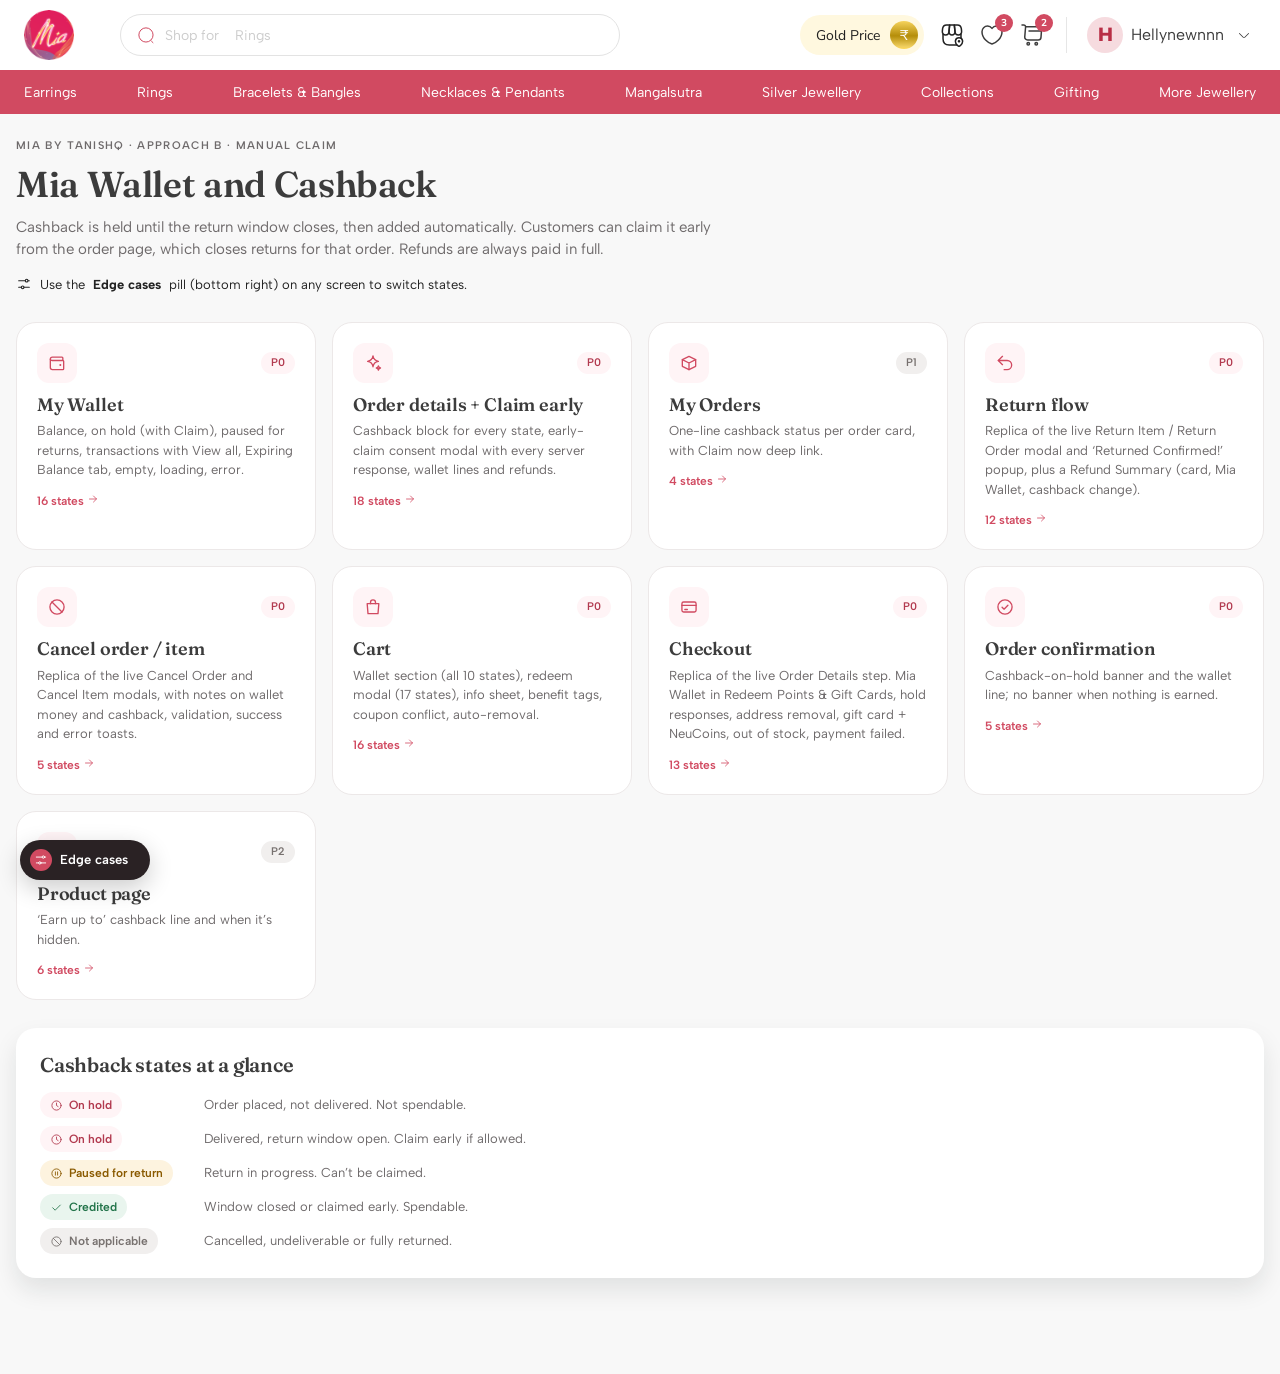
<file: index.html>
<!doctype html>
<html lang="en-IN">
<head>
  <meta charset="utf-8">
  <meta name="viewport" content="width=device-width, initial-scale=1, viewport-fit=cover">
  <title>All screens · Mia Wallet prototype</title>
  <link rel="preconnect" href="https://fonts.googleapis.com">
  <link rel="preconnect" href="https://fonts.gstatic.com" crossorigin>
  <link rel="stylesheet" href="assets/css/mia.css">
  <link rel="stylesheet" href="assets/css/site.css">
</head>
<body>
  <script src="assets/js/core.js"></script>
  <script src="assets/js/components.js"></script>
  <script src="assets/js/orders-data.js"></script>
  <script src="assets/js/pages/hub.js"></script>
</body>
</html>
</file>
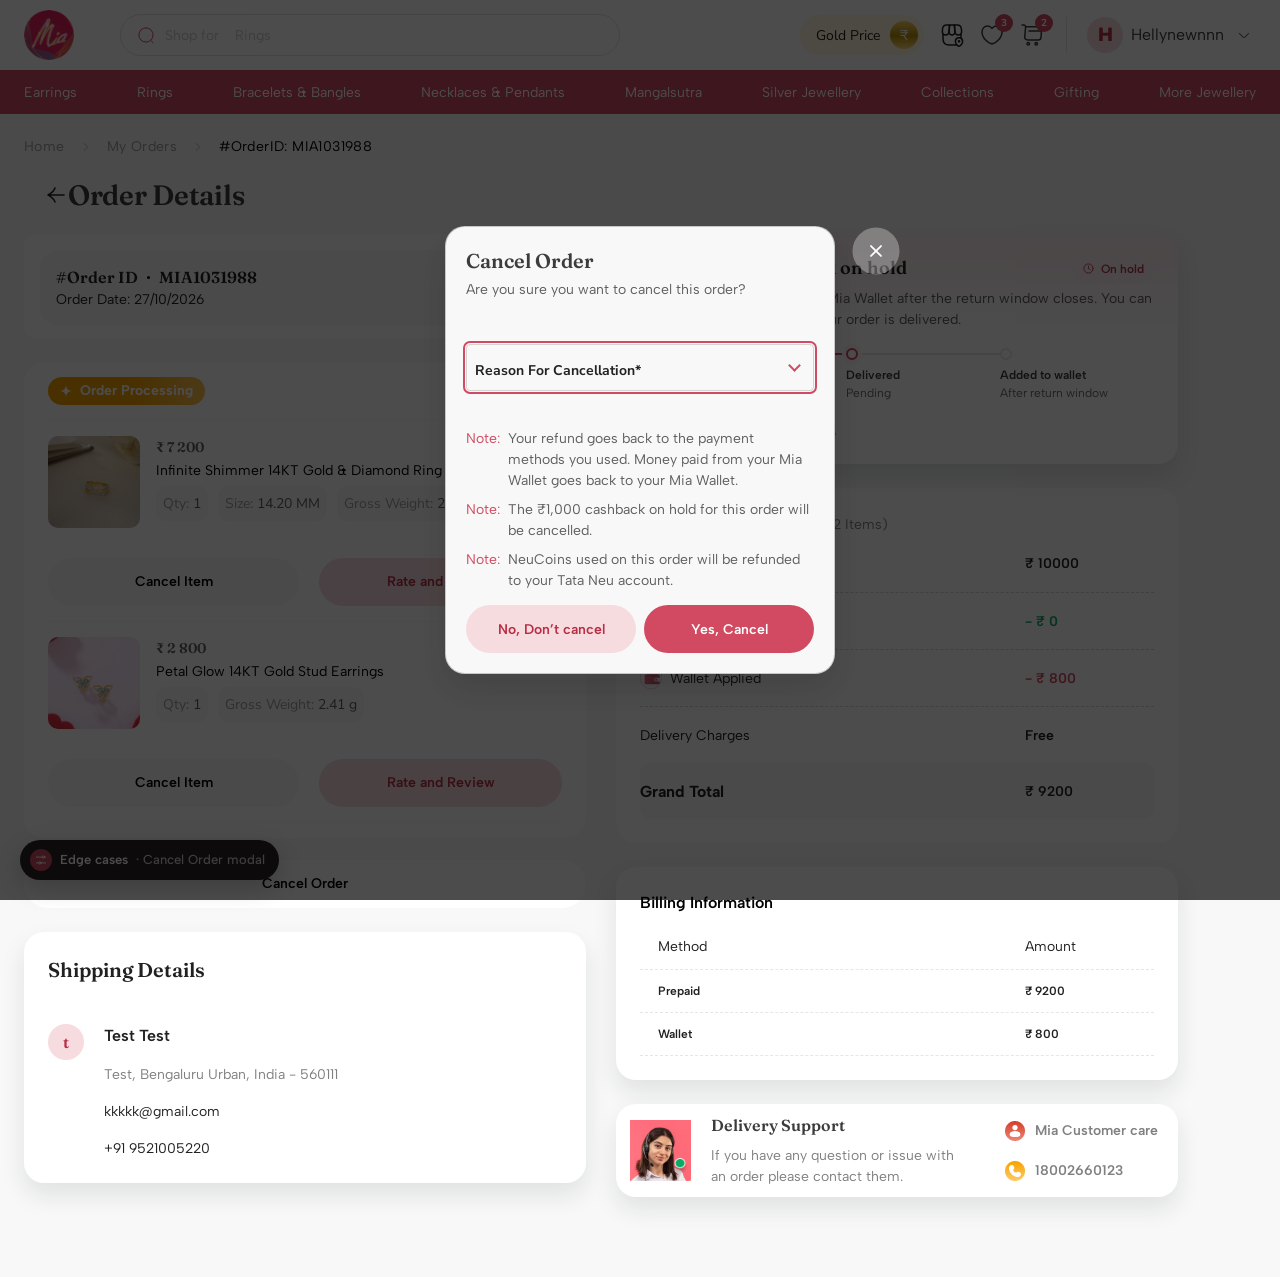
<file: cancel.html>
<!doctype html>
<html lang="en-IN">
<head>
  <meta charset="utf-8">
  <meta name="viewport" content="width=device-width, initial-scale=1">
  <title>Cancel order · Mia Wallet prototype</title>
  <!-- Cancelling happens in a modal on the order details page, as on the live site. -->
  <meta http-equiv="refresh" content="0; url=order-details.html?s=cancelOrder">
  <script>location.replace("order-details.html?s=cancelOrder" + (location.search.includes("c=") ? "&" + location.search.slice(1).split("&").filter((p) => p.startsWith("c=")).join("&") : ""));</script>
</head>
<body><a href="order-details.html?s=cancelOrder">Open the Cancel Order modal</a></body>
</html>
</file>
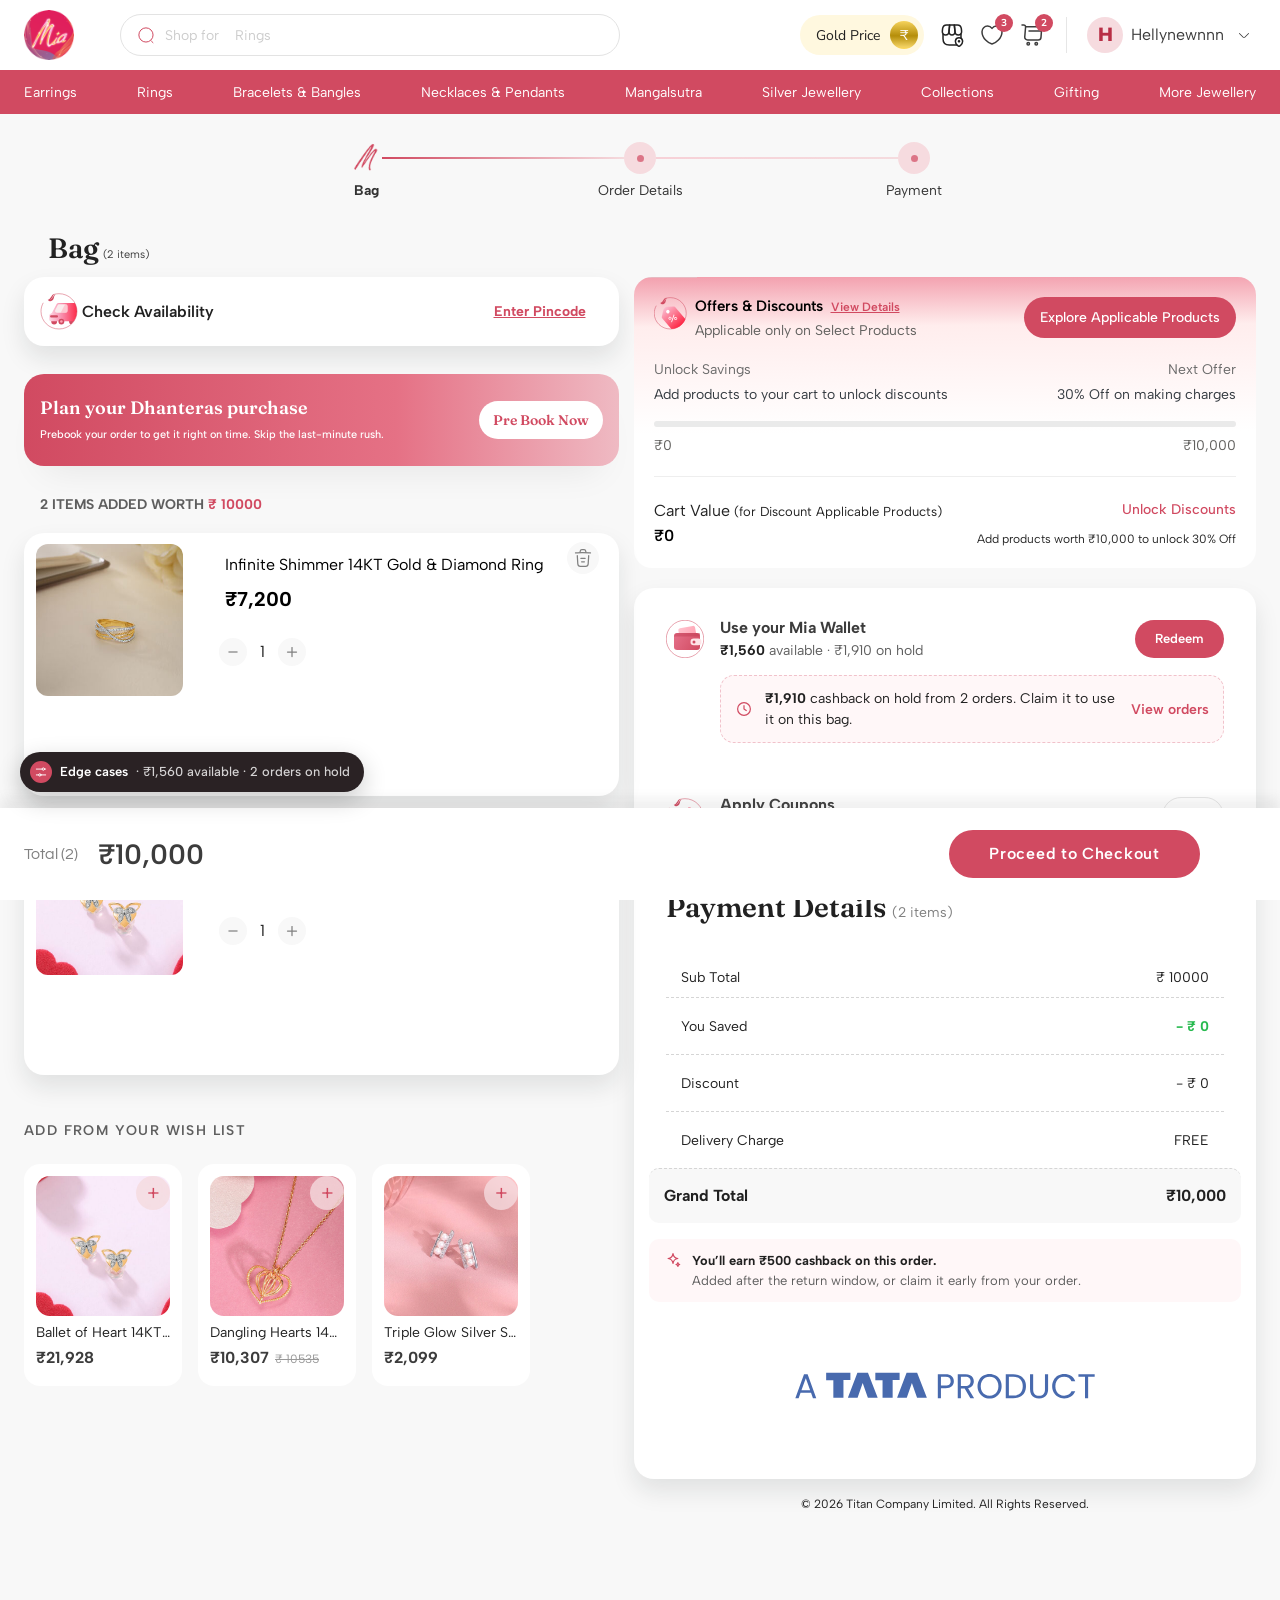
<file: cart.html>
<!doctype html>
<html lang="en-IN">
<head>
  <meta charset="utf-8">
  <meta name="viewport" content="width=device-width, initial-scale=1, viewport-fit=cover">
  <title>Bag · Mia Wallet prototype</title>
  <link rel="preconnect" href="https://fonts.googleapis.com">
  <link rel="preconnect" href="https://fonts.gstatic.com" crossorigin>
  <link rel="stylesheet" href="assets/css/mia.css">
  <link rel="stylesheet" href="assets/css/site.css">
</head>
<body>
  <script src="assets/js/core.js"></script>
  <script src="assets/js/components.js"></script>
  <script src="assets/js/orders-data.js"></script>
  <script src="assets/js/cart-data.js"></script>
  <script src="assets/js/pages/cart.js"></script>
</body>
</html>
</file>
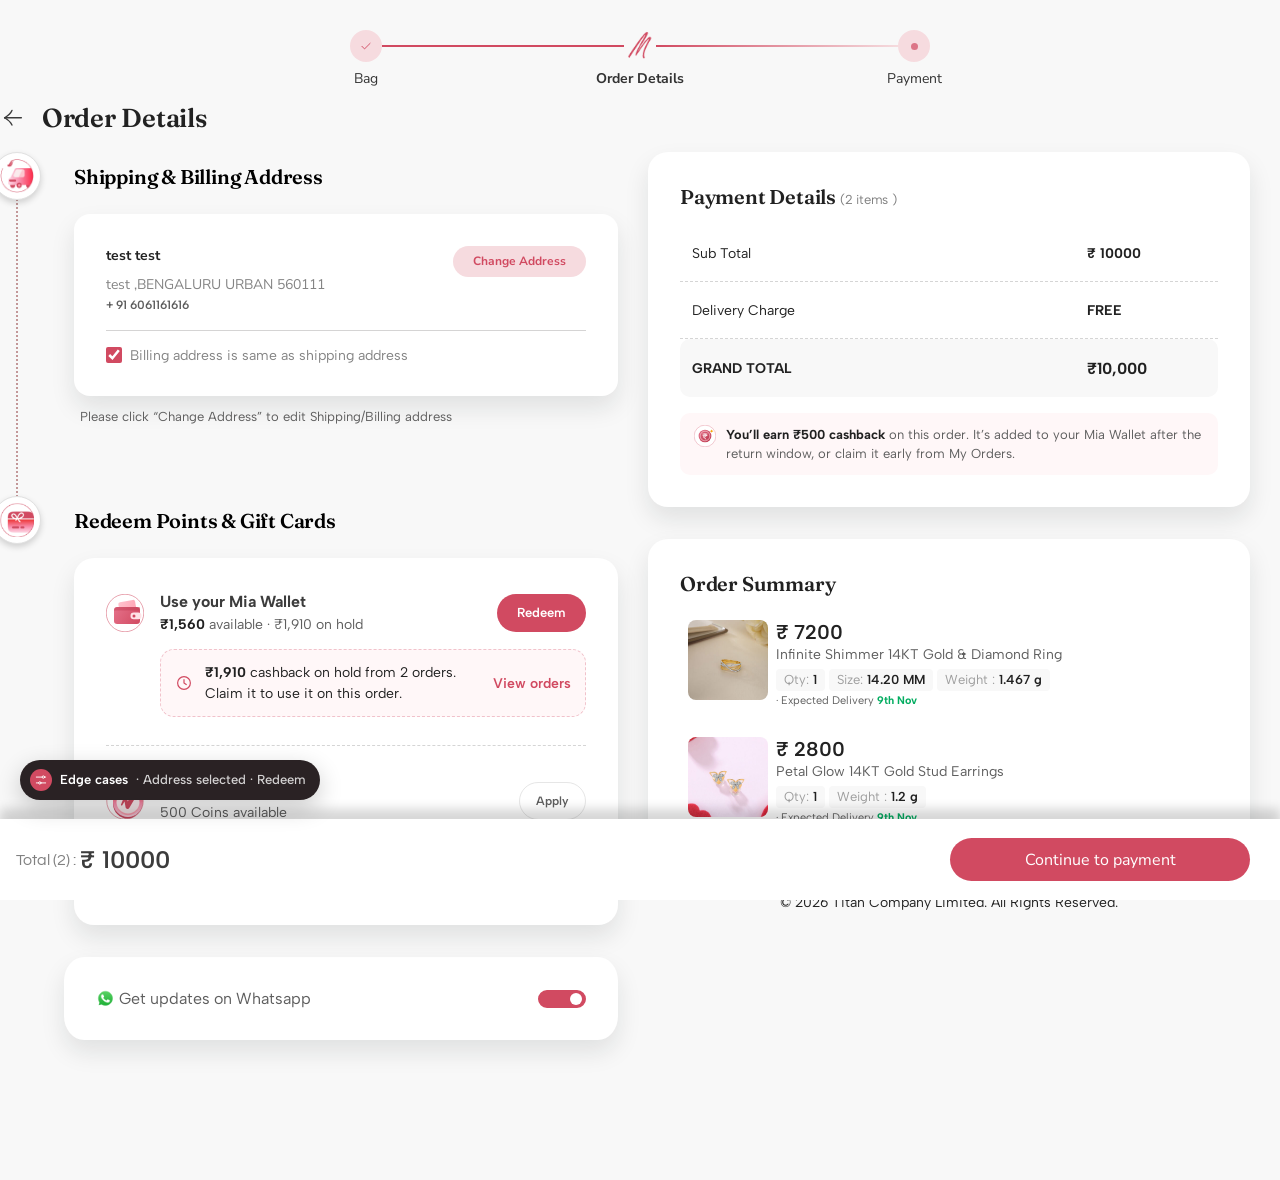
<file: checkout.html>
<!doctype html>
<html lang="en-IN">
<head>
  <meta charset="utf-8">
  <meta name="viewport" content="width=device-width, initial-scale=1, viewport-fit=cover">
  <title>Checkout · Mia Wallet prototype</title>
  <link rel="preconnect" href="https://fonts.googleapis.com">
  <link rel="preconnect" href="https://fonts.gstatic.com" crossorigin>
  <link rel="stylesheet" href="assets/css/mia.css">
  <link rel="stylesheet" href="assets/css/site.css">
</head>
<body>
  <script src="assets/js/core.js"></script>
  <script src="assets/js/components.js"></script>
  <script src="assets/js/orders-data.js"></script>
  <script src="assets/js/cart-data.js"></script>
  <script src="assets/js/pages/checkout.js"></script>
</body>
</html>
</file>
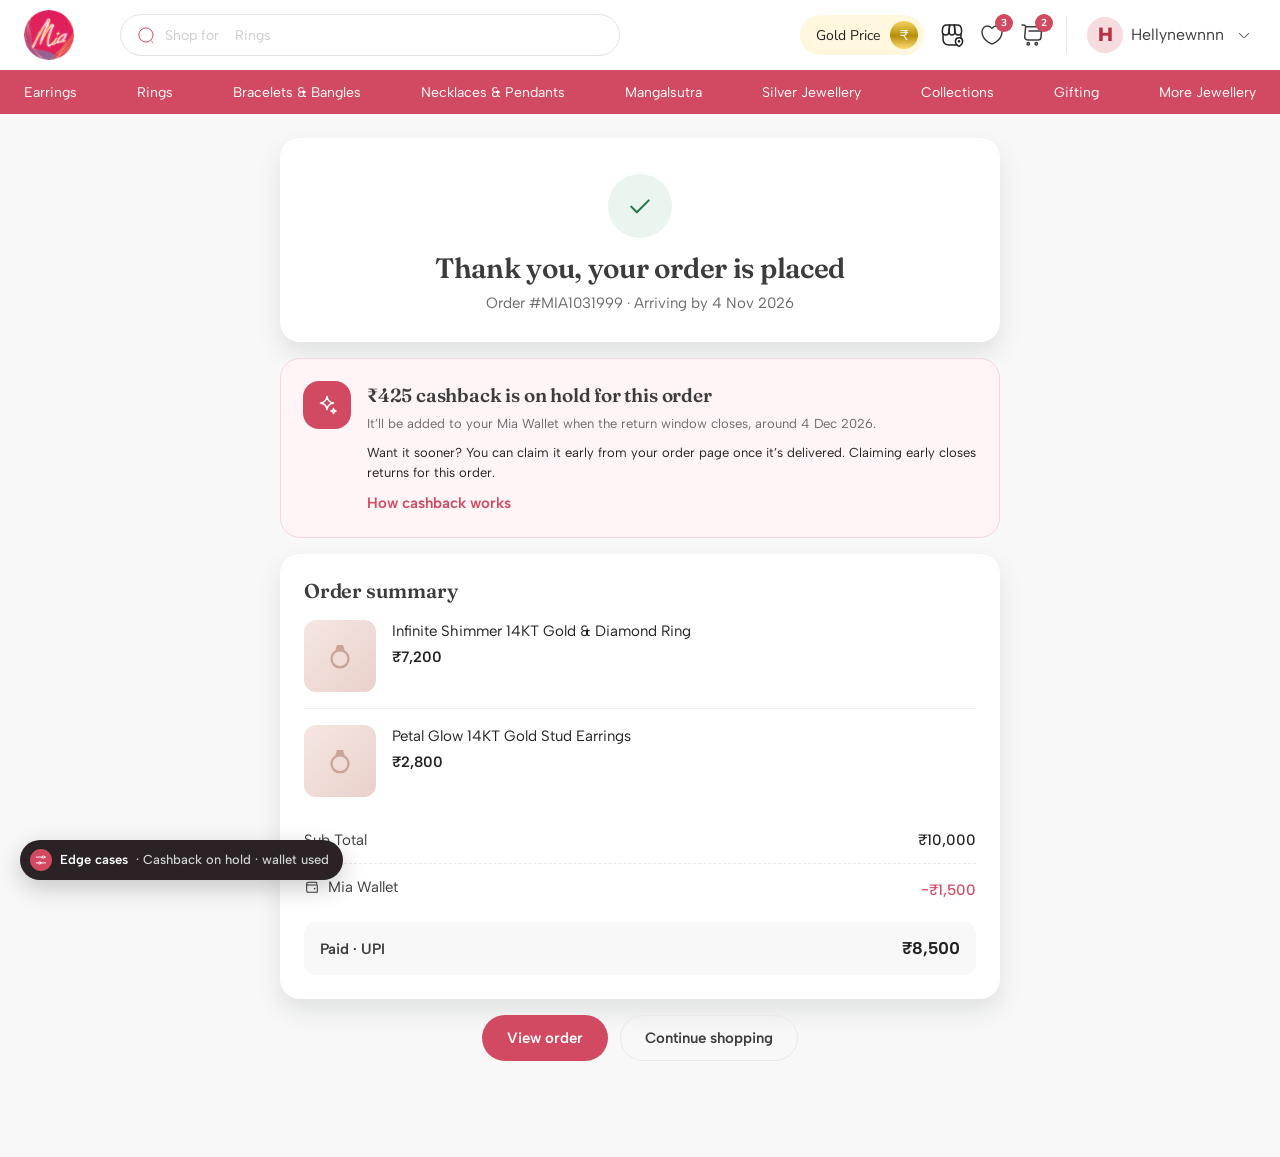
<file: confirmation.html>
<!doctype html>
<html lang="en-IN">
<head>
  <meta charset="utf-8">
  <meta name="viewport" content="width=device-width, initial-scale=1, viewport-fit=cover">
  <title>Order placed · Mia Wallet prototype</title>
  <link rel="preconnect" href="https://fonts.googleapis.com">
  <link rel="preconnect" href="https://fonts.gstatic.com" crossorigin>
  <link rel="stylesheet" href="assets/css/mia.css">
  <link rel="stylesheet" href="assets/css/site.css">
</head>
<body>
  <script src="assets/js/core.js"></script>
  <script src="assets/js/components.js"></script>
  <script src="assets/js/orders-data.js"></script>
  <script src="assets/js/cart-data.js"></script>
  <script src="assets/js/pages/confirmation.js"></script>
</body>
</html>
</file>
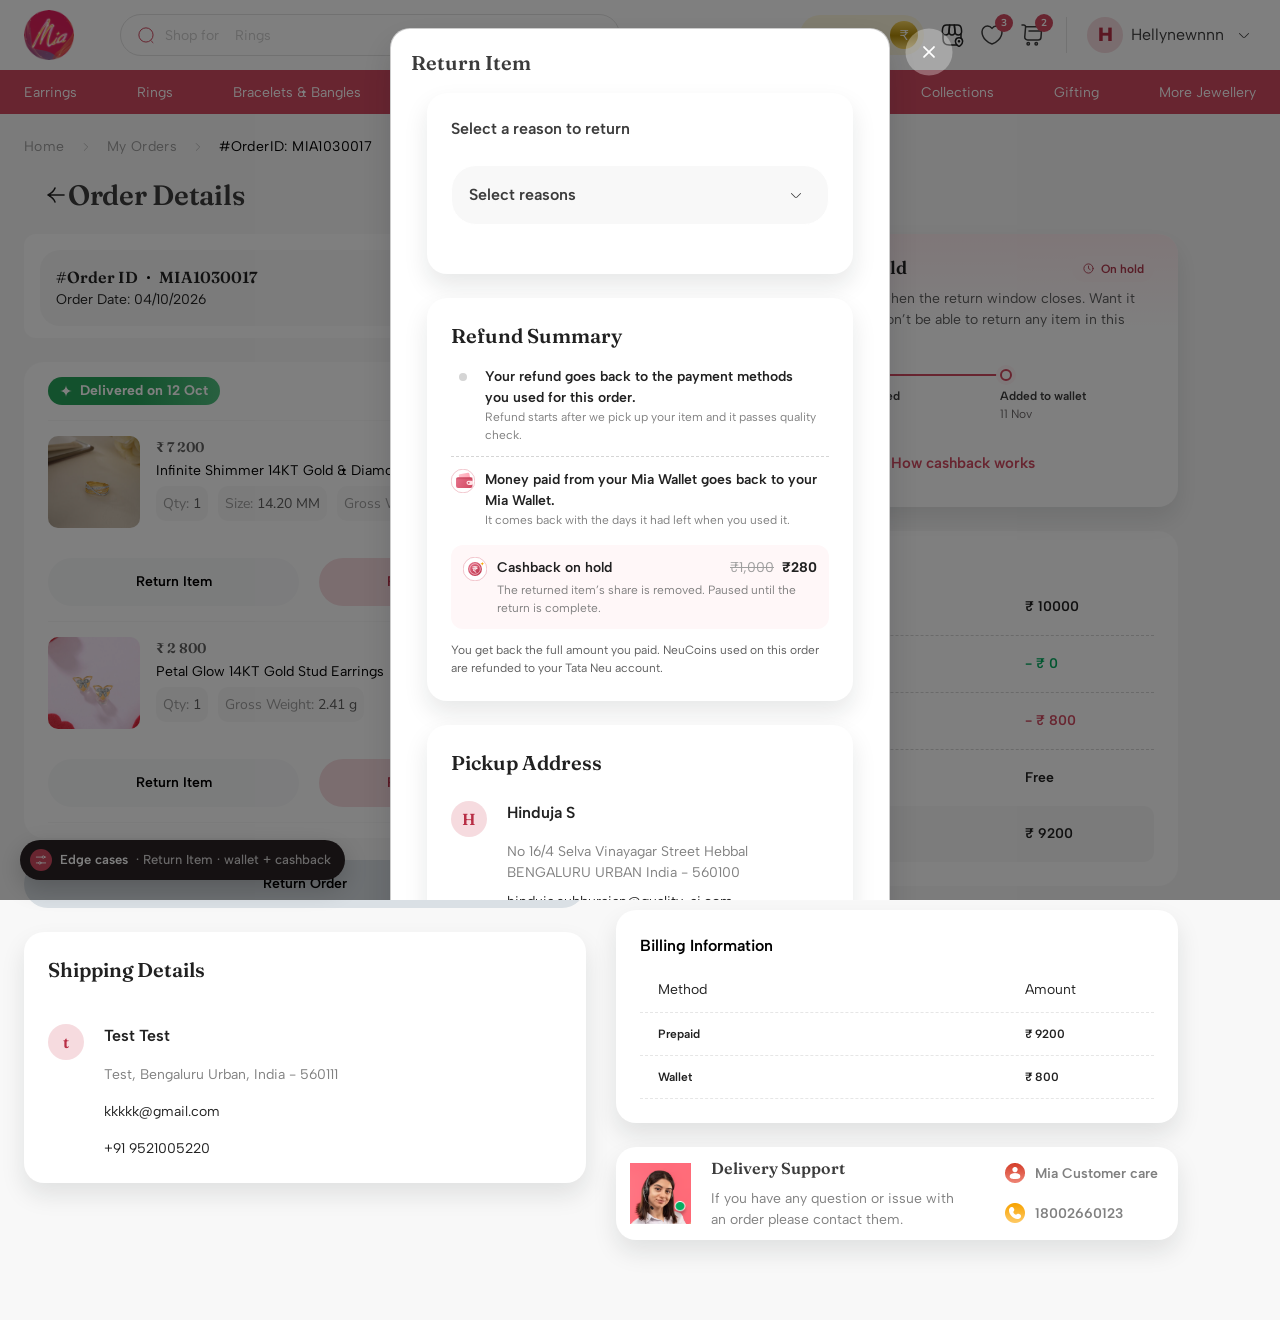
<file: order-details.html>
<!doctype html>
<html lang="en-IN">
<head>
  <meta charset="utf-8">
  <meta name="viewport" content="width=device-width, initial-scale=1, viewport-fit=cover">
  <title>Order details · Mia Wallet prototype</title>
  <link rel="preconnect" href="https://fonts.googleapis.com">
  <link rel="preconnect" href="https://fonts.gstatic.com" crossorigin>
  <link rel="stylesheet" href="assets/css/mia.css">
  <link rel="stylesheet" href="assets/css/site.css">
</head>
<body>
  <script src="assets/js/core.js"></script>
  <script src="assets/js/components.js"></script>
  <script src="assets/js/orders-data.js"></script>
  <script src="assets/js/site-cancel.js"></script>
  <script src="assets/js/site-return.js"></script>
  <script src="assets/js/pages/order-details.js"></script>
</body>
</html>
</file>
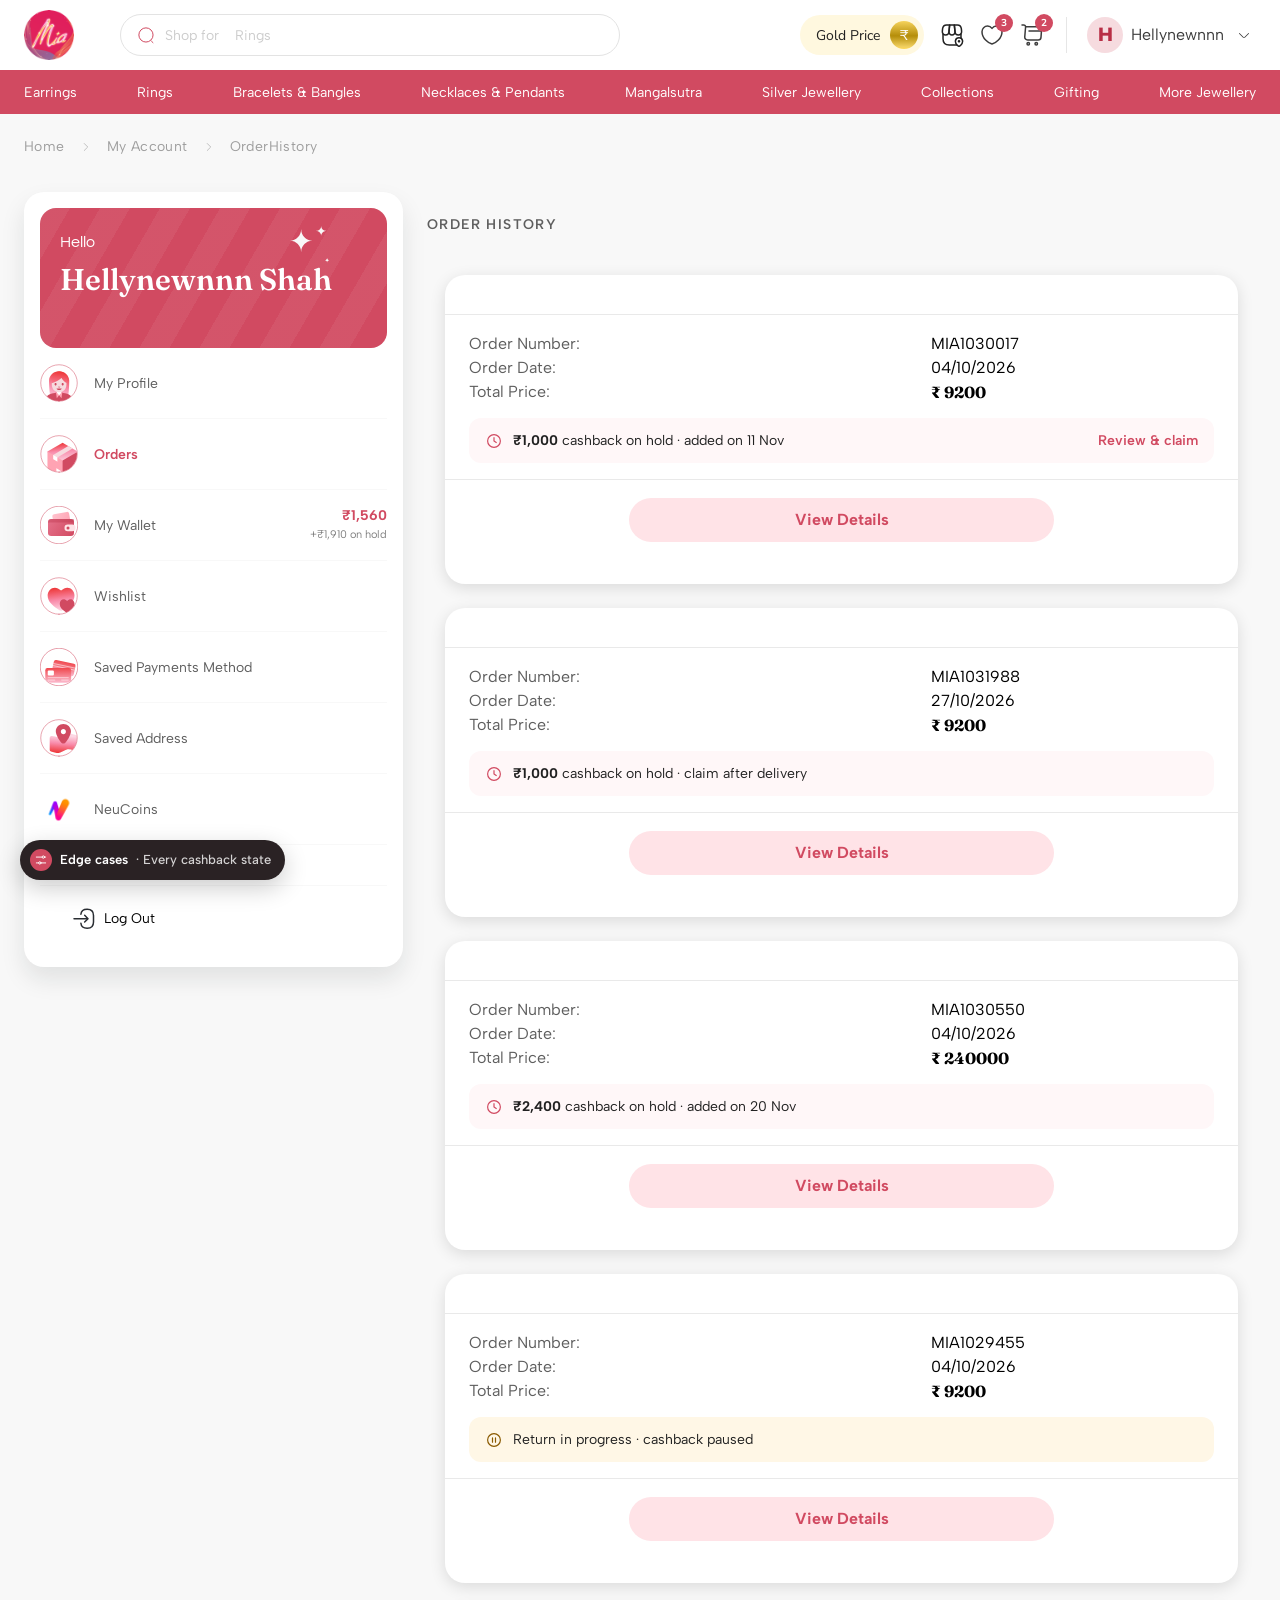
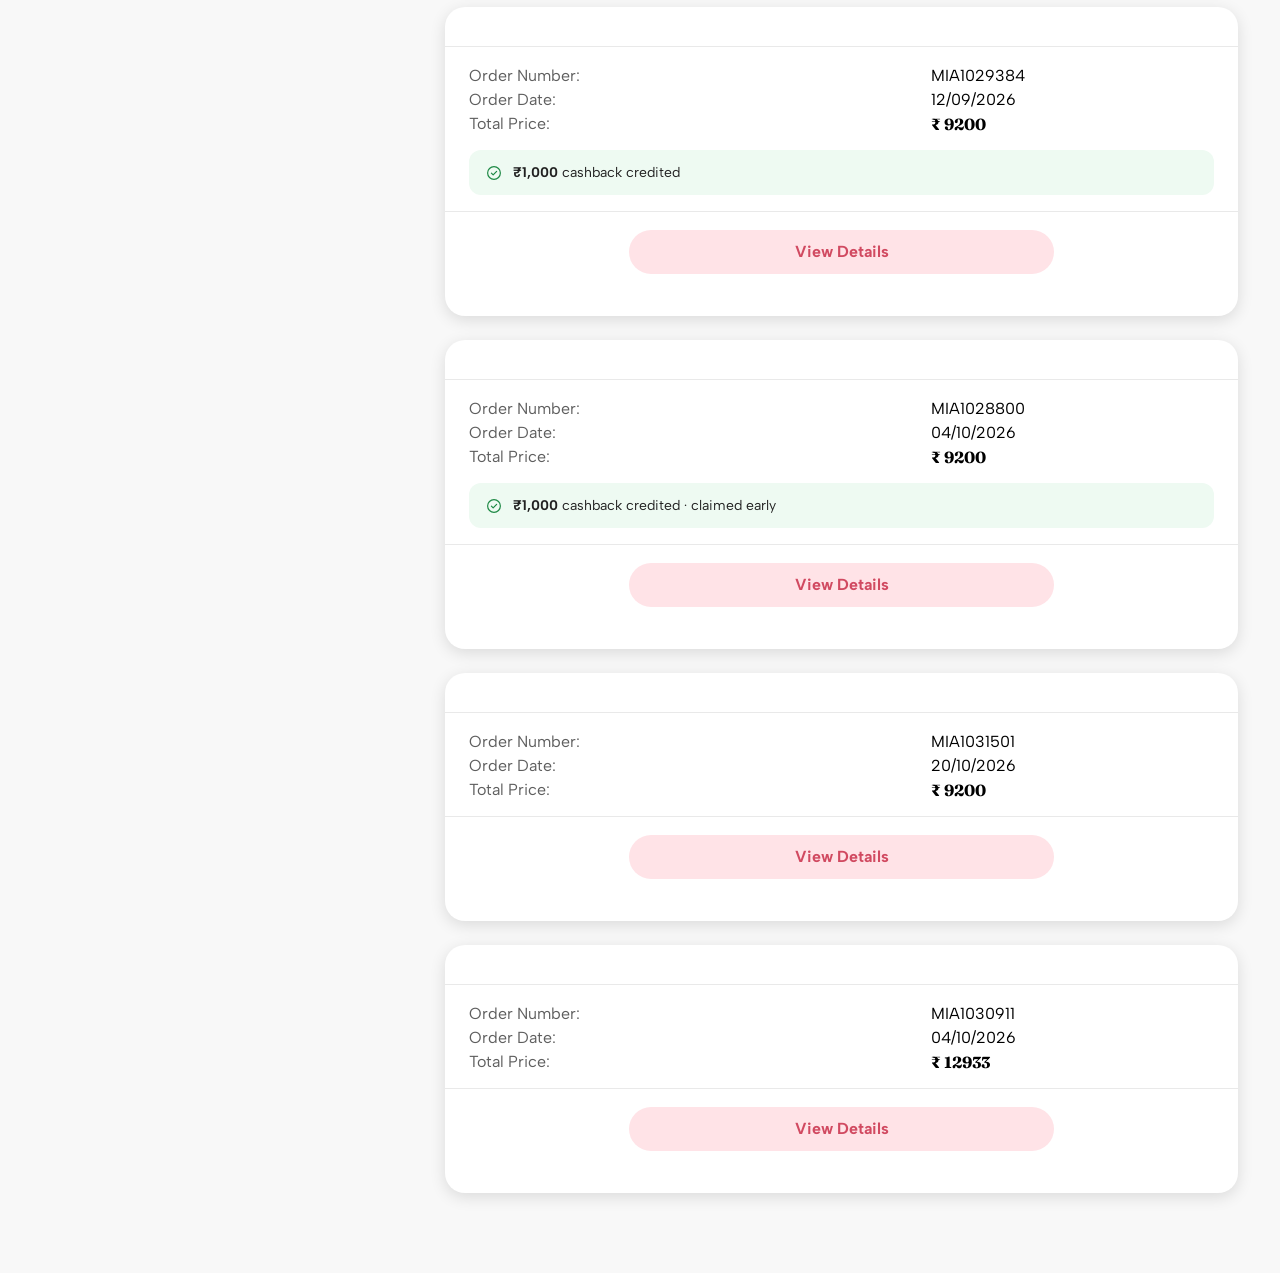
<file: orders.html>
<!doctype html>
<html lang="en-IN">
<head>
  <meta charset="utf-8">
  <meta name="viewport" content="width=device-width, initial-scale=1, viewport-fit=cover">
  <title>My Orders · Mia Wallet prototype</title>
  <link rel="preconnect" href="https://fonts.googleapis.com">
  <link rel="preconnect" href="https://fonts.gstatic.com" crossorigin>
  <link rel="stylesheet" href="assets/css/mia.css">
  <link rel="stylesheet" href="assets/css/site.css">
</head>
<body>
  <script src="assets/js/core.js"></script>
  <script src="assets/js/components.js"></script>
  <script src="assets/js/orders-data.js"></script>
  <script src="assets/js/pages/orders.js"></script>
</body>
</html>
</file>
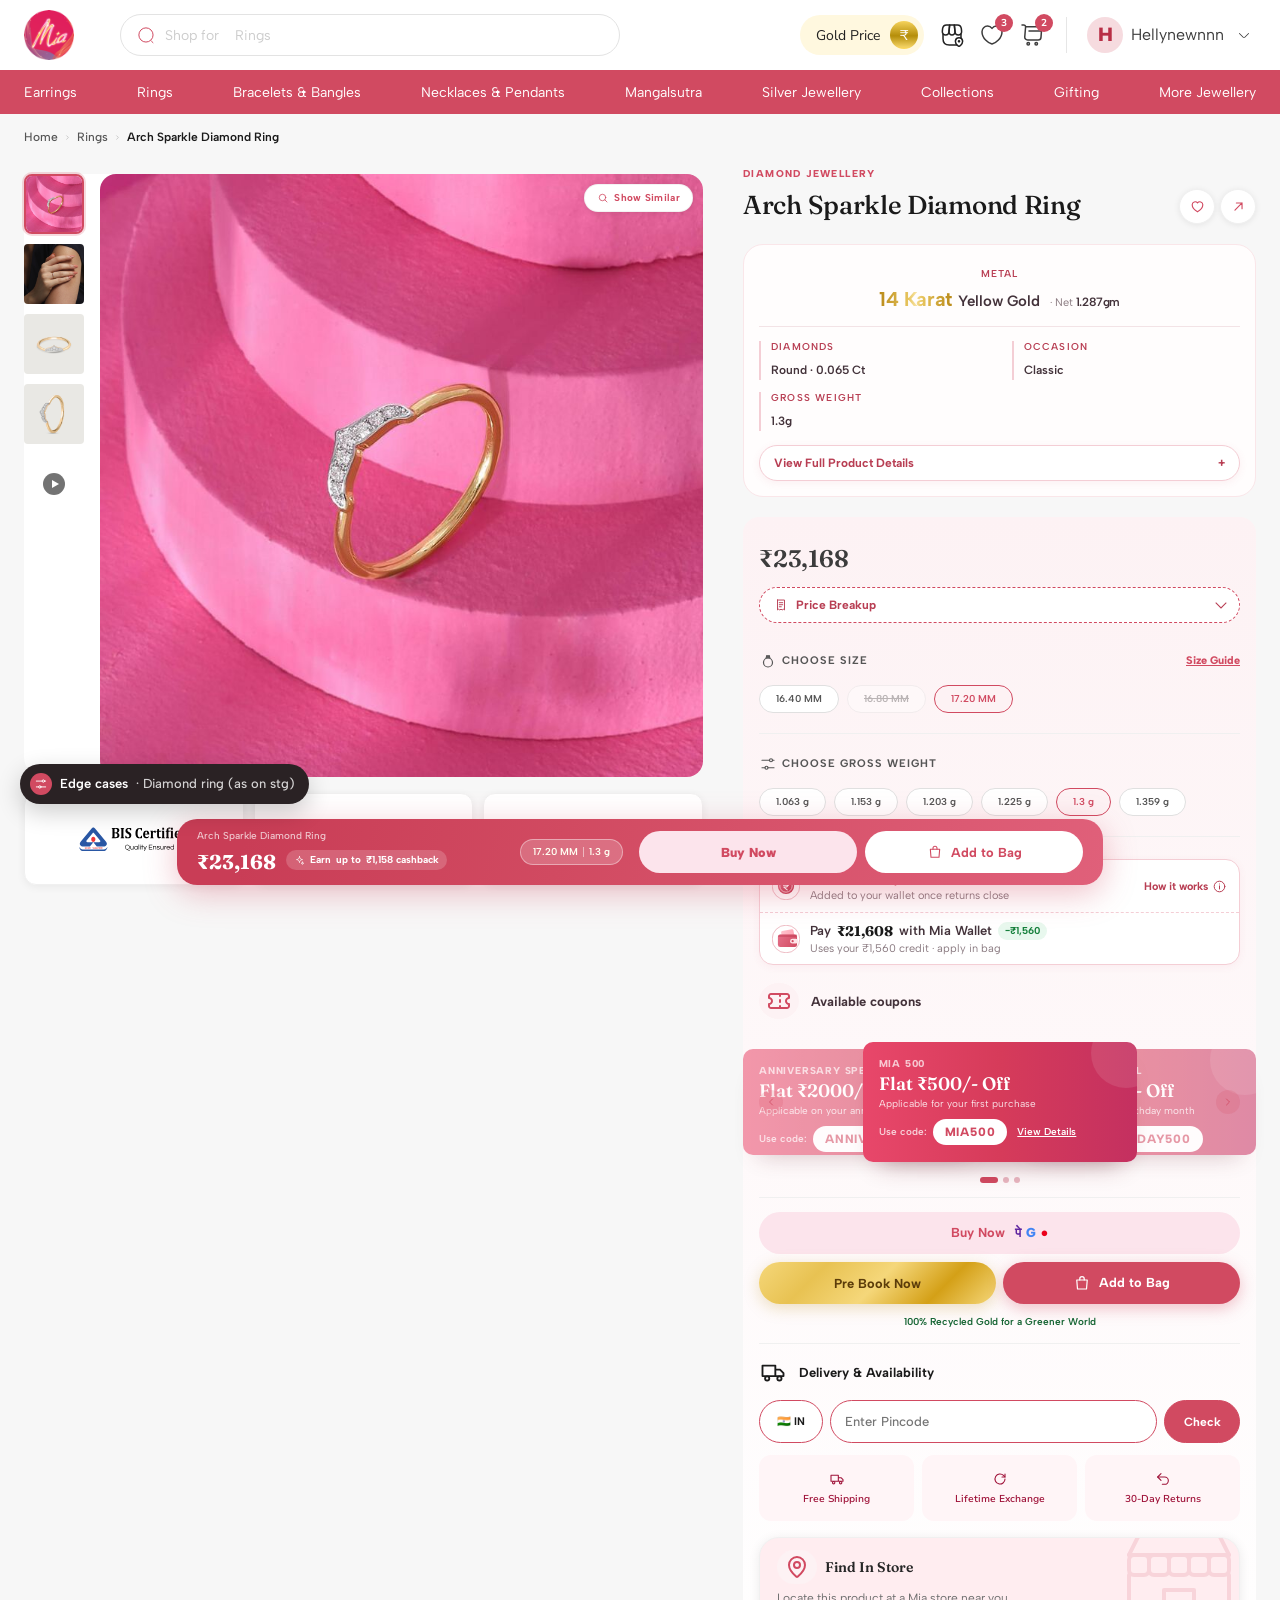
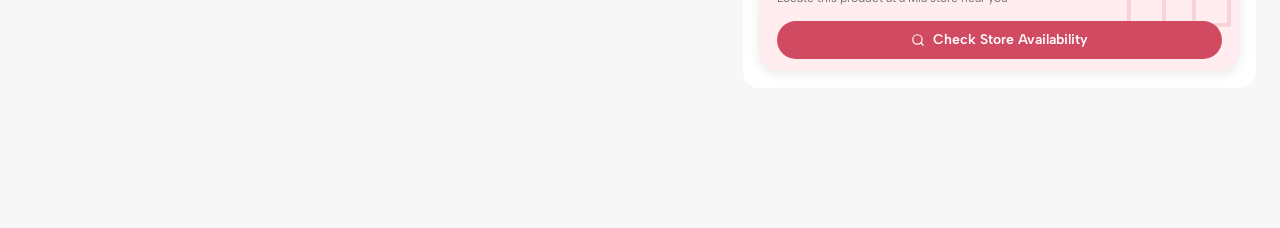
<file: pdp.html>
<!doctype html>
<html lang="en-IN">
<head>
  <meta charset="utf-8">
  <meta name="viewport" content="width=device-width, initial-scale=1, viewport-fit=cover">
  <title>Product · Mia Wallet prototype</title>
  <link rel="preconnect" href="https://fonts.googleapis.com">
  <link rel="preconnect" href="https://fonts.gstatic.com" crossorigin>
  <link rel="stylesheet" href="assets/css/mia.css">
  <link rel="stylesheet" href="assets/css/site.css">
</head>
<body>
  <script src="assets/js/core.js"></script>
  <script src="assets/js/components.js"></script>
  <script src="assets/js/orders-data.js"></script>
  <script src="assets/js/pages/pdp.js"></script>
</body>
</html>
</file>
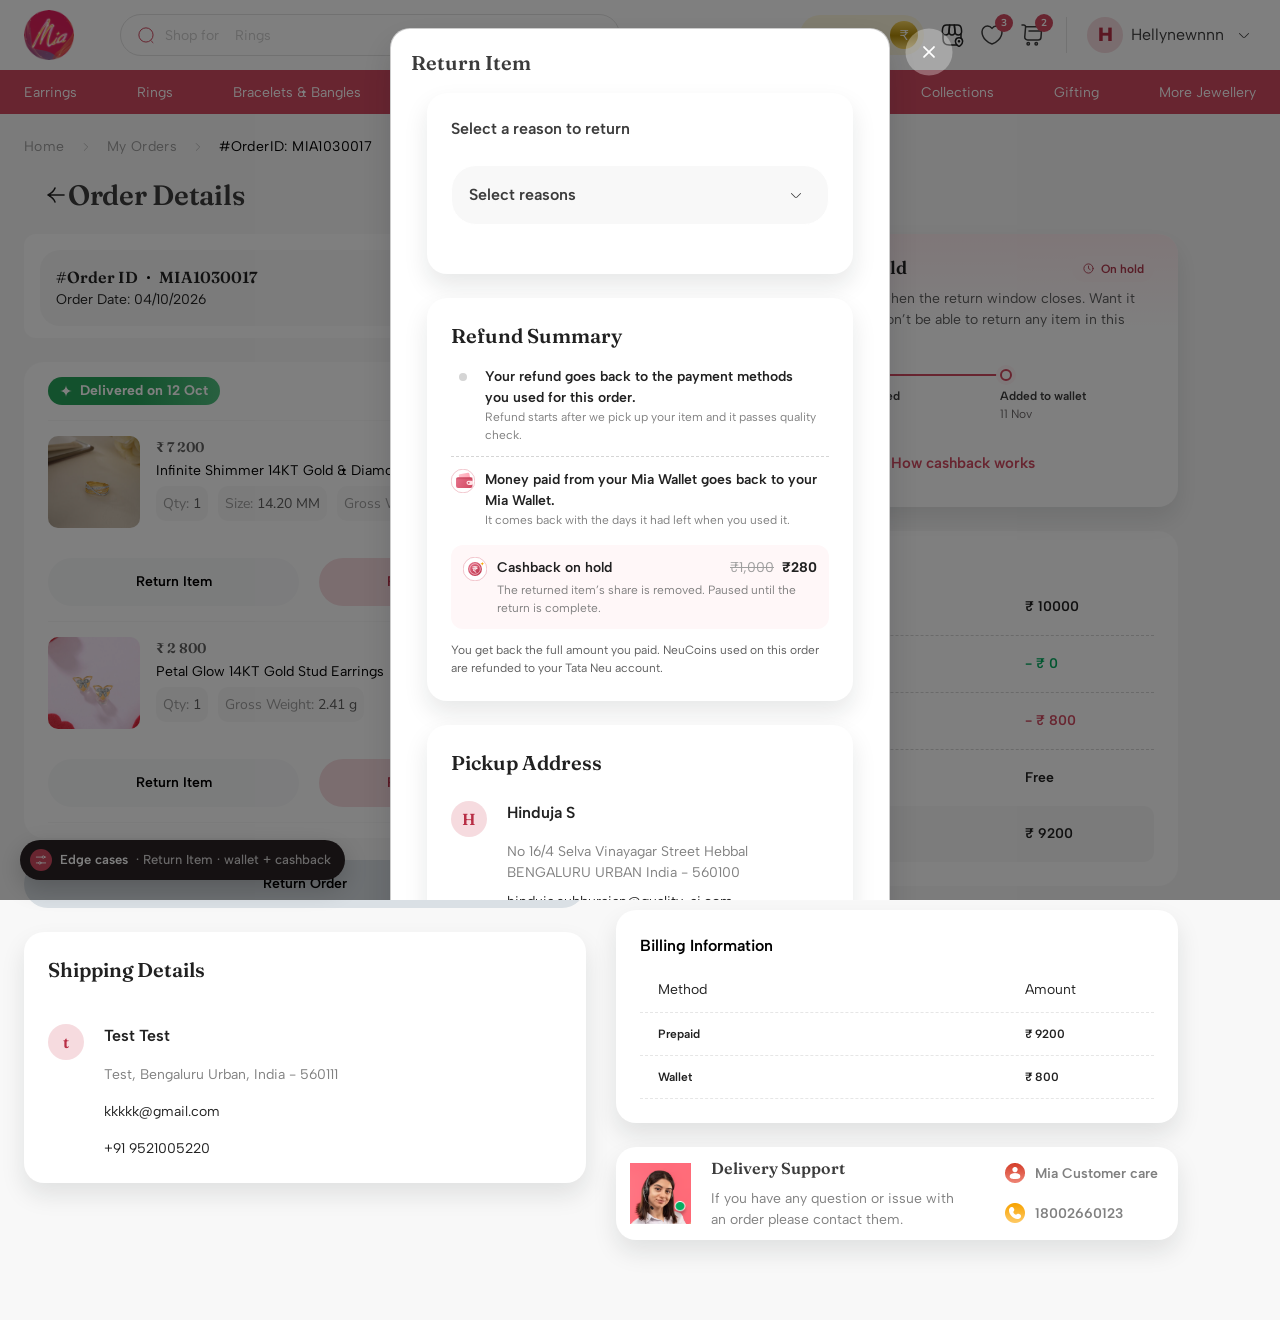
<file: return.html>
<!doctype html>
<html lang="en-IN">
<head>
  <meta charset="utf-8">
  <meta name="viewport" content="width=device-width, initial-scale=1">
  <title>Return items · Mia Wallet prototype</title>
  <!-- Returns happen in a modal on the order details page, as on the live site. -->
  <meta http-equiv="refresh" content="0; url=order-details.html?s=returnItem">
  <script>location.replace("order-details.html?s=returnItem" + (location.search.includes("c=") ? "&" + location.search.slice(1).split("&").filter((p) => p.startsWith("c=")).join("&") : ""));</script>
</head>
<body><a href="order-details.html?s=returnItem">Open the Return Item modal</a></body>
</html>
</file>
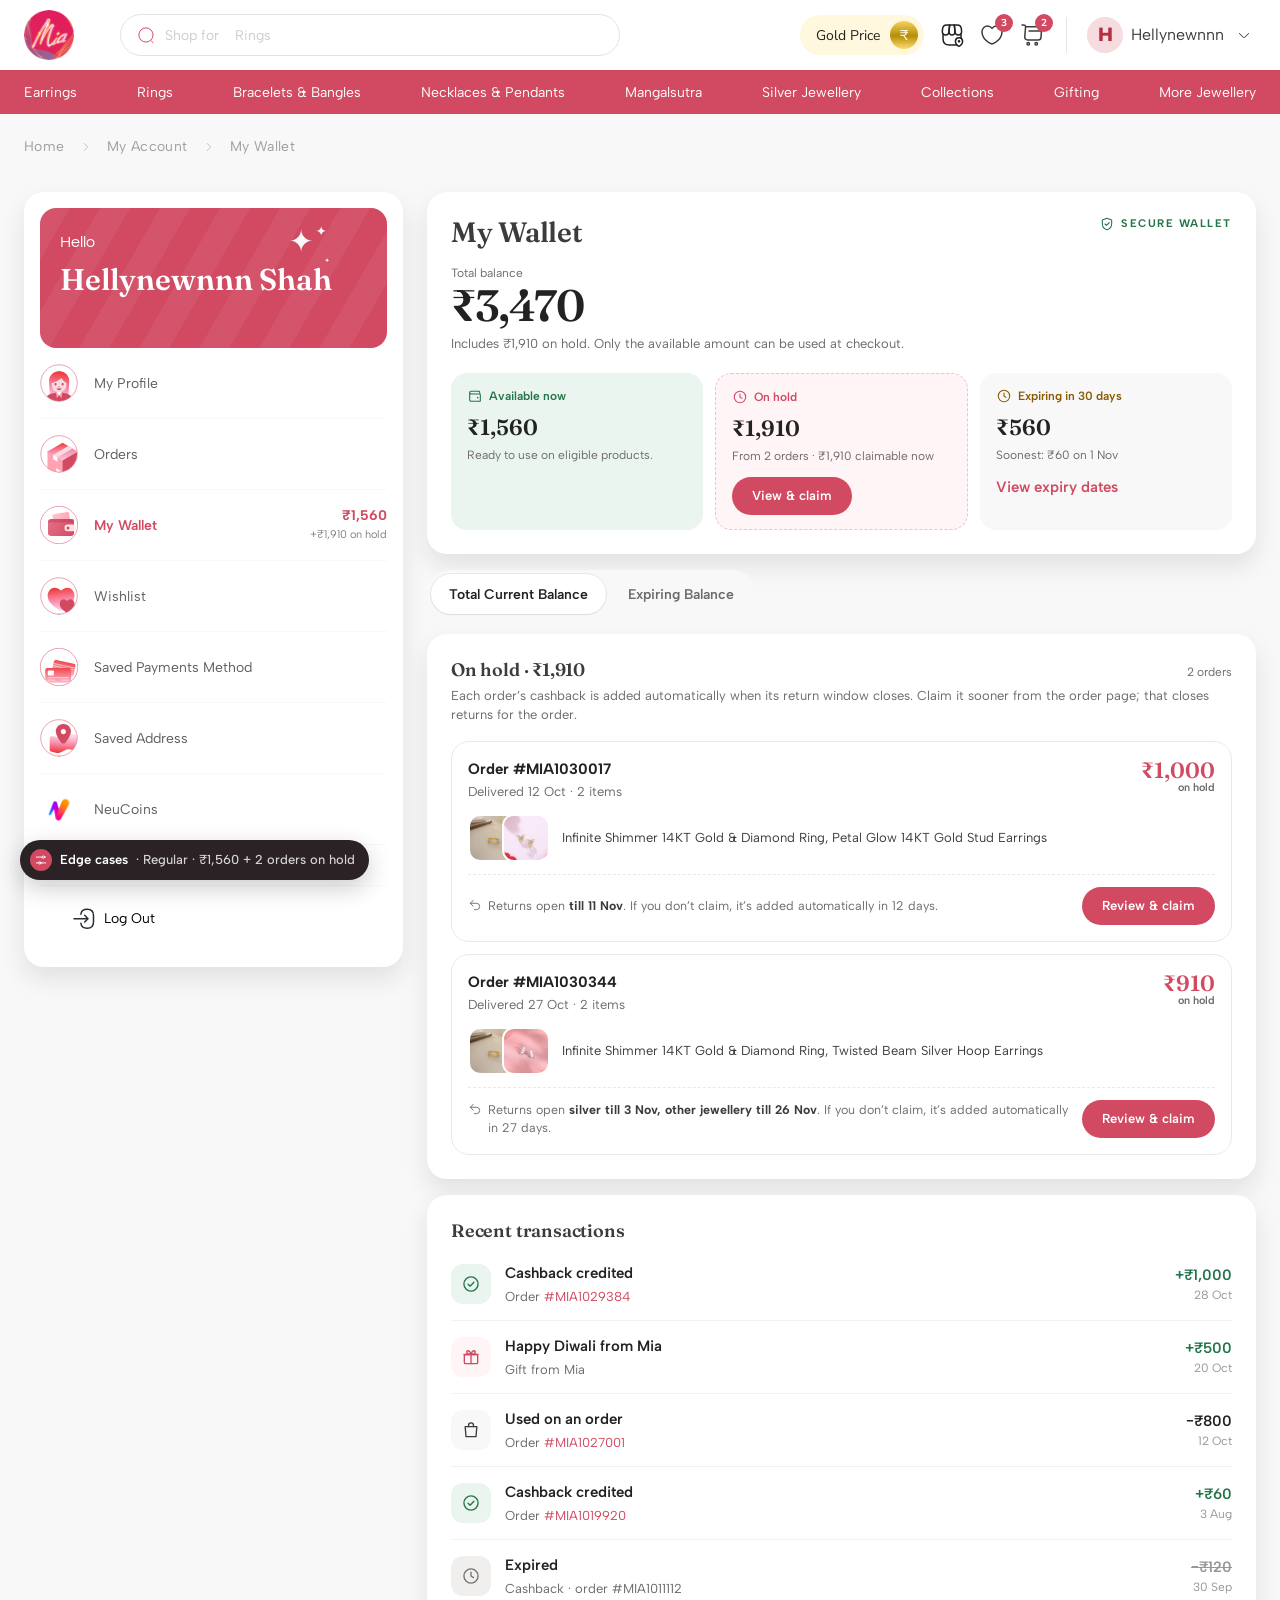
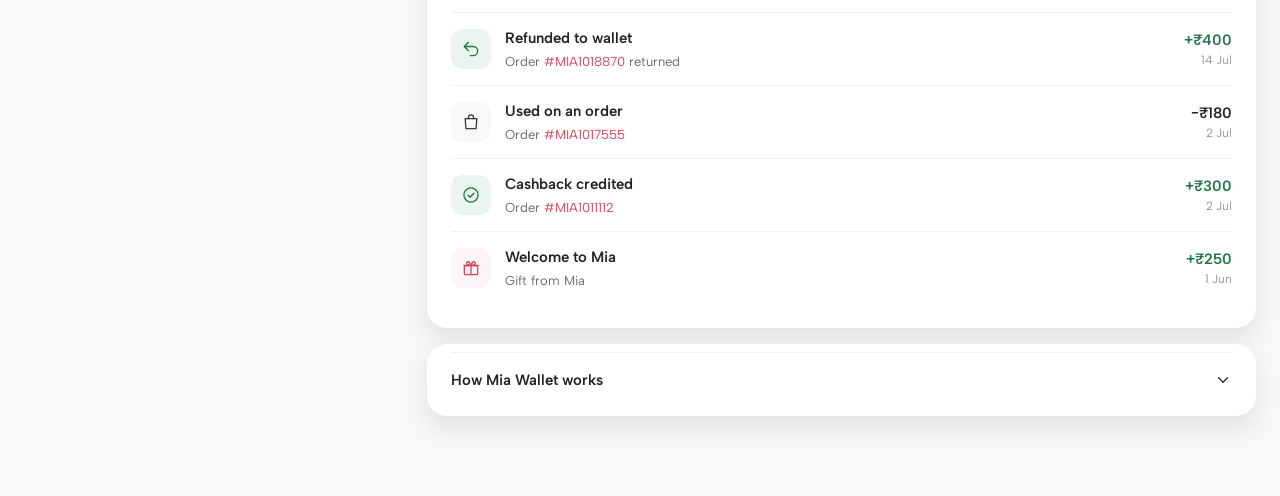
<file: wallet.html>
<!doctype html>
<html lang="en-IN">
<head>
  <meta charset="utf-8">
  <meta name="viewport" content="width=device-width, initial-scale=1, viewport-fit=cover">
  <title>My Wallet · Mia Wallet prototype</title>
  <link rel="preconnect" href="https://fonts.googleapis.com">
  <link rel="preconnect" href="https://fonts.gstatic.com" crossorigin>
  <link rel="stylesheet" href="assets/css/mia.css">
  <link rel="stylesheet" href="assets/css/site.css">
</head>
<body>
  <script src="assets/js/core.js"></script>
  <script src="assets/js/components.js"></script>
  <script src="assets/js/orders-data.js"></script>
  <script src="assets/js/pages/wallet.js"></script>
</body>
</html>
</file>
<file: assets/css/mia.css>
/* Mia Wallet & Cashback — UI prototype styles
   Tokens derived from stg.miabytanishq.com, flattened for a cleaner look. */

@import url("https://fonts.googleapis.com/css2?family=Albert+Sans:wght@400;500;600;700&family=Fraunces:opsz,wght@9..144,500;9..144,600&display=swap");

:root {
  --rose: #d14a61;
  --rose-700: #b23a4f;
  --rose-100: #ffe3e7;
  --rose-50: #fff4f6;

  --ink: #222222;
  --ink-2: #3c3c3c;
  --muted: #6e6a6b;
  --faint: #9a9596;
  --line: #ece8e8;
  --line-2: #f3f0f0;
  --canvas: #f8f8f8;
  --surface: #ffffff;

  --pos: #23744a;
  --pos-bg: #e9f5ee;
  --warn: #8a5a00;
  --warn-bg: #fdf3df;
  --warn-line: #f2dcae;
  --mute: #77716f;
  --mute-bg: #f1efee;
  --err: #c0292f;
  --err-bg: #fdeced;

  --f-display: "Fraunces", Georgia, serif;
  --f-ui: "Albert Sans", system-ui, -apple-system, "Segoe UI", sans-serif;

  --r-card: 20px;
  --r-inner: 14px;
  --r-pill: 999px;

  --s-1: 4px; --s-2: 8px; --s-3: 12px; --s-4: 16px; --s-5: 24px; --s-6: 32px; --s-7: 48px;

  --ease-out: cubic-bezier(.2, .8, .2, 1);
  --ease-in: cubic-bezier(.4, 0, 1, 1);
}

*, *::before, *::after { box-sizing: border-box; }
html { -webkit-text-size-adjust: 100%; }
body {
  margin: 0;
  font-family: var(--f-ui);
  font-size: 15px;
  line-height: 1.5;
  color: var(--ink);
  background: var(--canvas);
  font-feature-settings: "tnum" 0;
  -webkit-font-smoothing: antialiased;
}
img { max-width: 100%; display: block; }
a { color: var(--rose); text-decoration: none; }
a:hover { text-decoration: underline; text-underline-offset: 3px; }
button { font: inherit; color: inherit; }
:focus-visible { outline: 2px solid var(--rose); outline-offset: 2px; border-radius: 6px; }
.num { font-variant-numeric: tabular-nums; }
.sr-only { position: absolute; width: 1px; height: 1px; overflow: hidden; clip: rect(0 0 0 0); white-space: nowrap; }

h1, h2, h3, .display { font-family: var(--f-display); font-weight: 600; color: var(--ink-2); margin: 0; letter-spacing: -0.01em; }
h1 { font-size: 28px; line-height: 1.2; }
h2 { font-size: 20px; line-height: 1.3; }
h3 { font-size: 16px; line-height: 1.35; }
p { margin: 0; }
.eyebrow { font-size: 11px; font-weight: 600; letter-spacing: .12em; text-transform: uppercase; color: var(--muted); }
.muted { color: var(--muted); }
.faint { color: var(--faint); }
.small { font-size: 13px; }
.xs { font-size: 12px; }
.strong { font-weight: 600; }

/* ---------- Header ---------- */
.hdr { background: var(--surface); border-bottom: 1px solid var(--line); position: sticky; top: 0; z-index: 40; }
.hdr__in { max-width: 1240px; margin: 0 auto; padding: 12px 24px; display: flex; align-items: center; gap: 24px; }
.logo { display: inline-flex; align-items: center; justify-content: center; width: 44px; height: 44px; border-radius: 50%; background: var(--rose); color: #fff; font-family: var(--f-display); font-style: italic; font-weight: 600; font-size: 19px; text-decoration: none !important; flex: none; }
.hdr__search { flex: 1; max-width: 520px; display: flex; align-items: center; gap: 10px; height: 42px; padding: 0 16px; border: 1px solid var(--line); border-radius: var(--r-pill); color: var(--faint); font-size: 14px; }
.hdr__icons { margin-left: auto; display: flex; align-items: center; gap: 6px; }
.icon-btn { width: 42px; height: 42px; border-radius: 50%; display: inline-grid; place-items: center; border: 0; background: transparent; cursor: pointer; color: var(--ink-2); position: relative; }
.icon-btn:hover { background: var(--line-2); }
.icon-btn .dot { position: absolute; top: 6px; right: 6px; min-width: 16px; height: 16px; border-radius: 8px; background: var(--rose); color: #fff; font-size: 10px; font-weight: 700; display: grid; place-items: center; padding: 0 4px; }
.acct { position: relative; }
.acct__btn { display: flex; align-items: center; gap: 8px; height: 42px; padding: 0 8px 0 4px; border: 0; background: transparent; cursor: pointer; border-radius: var(--r-pill); }
.acct__btn:hover { background: var(--line-2); }
.avatar { width: 34px; height: 34px; border-radius: 50%; background: var(--rose-100); color: var(--rose); display: grid; place-items: center; font-weight: 600; }
.acct__menu { position: absolute; right: 0; top: calc(100% + 8px); width: 280px; background: var(--surface); border: 1px solid var(--line); border-radius: 16px; padding: 8px; box-shadow: 0 12px 32px rgba(23, 26, 33, .08); opacity: 0; visibility: hidden; transform: translateY(-4px); pointer-events: none; transition: opacity .15s var(--ease-out), transform .15s var(--ease-out), visibility 0s .15s; }
.acct__menu.is-open { opacity: 1; visibility: visible; transform: none; pointer-events: auto; transition-delay: 0s; }
.acct__menu a { display: flex; align-items: center; justify-content: space-between; gap: 12px; padding: 11px 12px; border-radius: 10px; color: var(--ink-2); font-size: 14px; text-decoration: none; }
.acct__menu a:hover { background: var(--canvas); }
.acct__menu hr { border: 0; border-top: 1px solid var(--line); margin: 6px 4px; }
.chip-bal { font-size: 13px; font-weight: 600; color: var(--rose); background: var(--rose-50); border-radius: var(--r-pill); padding: 2px 10px; font-variant-numeric: tabular-nums; }
.hdr__login { height: 40px; padding: 0 18px; border-radius: var(--r-pill); border: 1px solid var(--line); background: #fff; font-weight: 600; cursor: pointer; }

.navbar { background: var(--surface); border-bottom: 1px solid var(--line); }
.navbar__in { max-width: 1240px; margin: 0 auto; padding: 0 24px; display: flex; gap: 28px; height: 44px; align-items: center; overflow-x: auto; scrollbar-width: none; }
.navbar__in span { font-size: 14px; color: var(--ink-2); white-space: nowrap; }

/* ---------- Layout ---------- */
.wrap { max-width: 1240px; margin: 0 auto; padding: 20px 24px 96px; }
.crumbs { display: flex; gap: 8px; font-size: 13px; color: var(--muted); margin-bottom: 20px; flex-wrap: wrap; }
.crumbs a { color: var(--muted); }
.crumbs span[aria-current] { color: var(--ink-2); }
.acct-layout { display: grid; grid-template-columns: 300px 1fr; gap: 24px; align-items: start; }
.stack { display: grid; gap: 16px; }
.stack-sm { display: grid; gap: 8px; }
.row { display: flex; align-items: center; gap: 12px; }
.row-between { display: flex; align-items: center; justify-content: space-between; gap: 12px; }
.grid-2 { display: grid; grid-template-columns: 1.15fr 1fr; gap: 24px; align-items: start; }

/* Sidebar */
.side { background: var(--surface); border: 1px solid var(--line); border-radius: var(--r-card); padding: 16px; position: sticky; top: 92px; }
.hello { background: var(--rose); color: #fff; border-radius: 16px; padding: 18px 20px 22px; margin-bottom: 8px; }
.hello small { font-size: 13px; opacity: .85; }
.hello .display { color: #fff; font-size: 22px; margin-top: 2px; }
.side__nav a { display: flex; align-items: center; gap: 12px; padding: 13px 10px; border-radius: 12px; color: var(--ink-2); font-size: 15px; text-decoration: none; }
.side__nav a + a { border-top: 1px solid var(--line-2); }
.side__nav a:hover { background: var(--canvas); }
.side__nav a[aria-current="page"] { color: var(--rose); font-weight: 600; }
.side__nav .ico { width: 34px; height: 34px; border-radius: 50%; background: var(--rose-50); color: var(--rose); display: grid; place-items: center; flex: none; }
.side__nav .chip-bal { margin-left: auto; }
.m-acctnav { display: none; }

/* ---------- Cards ---------- */
.card { background: var(--surface); border: 1px solid var(--line); border-radius: var(--r-card); padding: 24px; }
.card--flush { padding: 0; overflow: hidden; }
.card__hd { display: flex; align-items: center; justify-content: space-between; gap: 12px; margin-bottom: 16px; }
.card__sec { padding: 20px 24px; }
.card__sec + .card__sec { border-top: 1px solid var(--line-2); }
.divider { border: 0; border-top: 1px solid var(--line-2); margin: 16px 0; }
.page-title { display: flex; align-items: center; justify-content: space-between; gap: 16px; }

/* ---------- Buttons ---------- */
.btn { display: inline-flex; align-items: center; justify-content: center; gap: 8px; height: 46px; padding: 0 24px; border-radius: var(--r-pill); border: 1px solid transparent; font-family: var(--f-ui); font-size: 15px; font-weight: 600; cursor: pointer; text-decoration: none !important; transition: background-color .15s var(--ease-out), color .15s var(--ease-out), border-color .15s var(--ease-out), transform .1s; white-space: nowrap; }
.btn:active { transform: scale(.985); }
.btn--primary { background: var(--rose); color: #fff; }
.btn--primary:hover { background: var(--rose-700); }
.btn--soft { background: var(--rose-100); color: var(--rose); }
.btn--soft:hover { background: #ffd5db; }
.btn--ghost { background: transparent; color: var(--ink-2); border-color: var(--line); }
.btn--ghost:hover { border-color: #d9d3d3; background: var(--canvas); }
.btn--block { width: 100%; }
.btn--sm { height: 36px; padding: 0 16px; font-size: 14px; }
.btn[disabled], .btn[aria-disabled="true"] { opacity: .45; cursor: not-allowed; transform: none; }
.btn .spin { width: 16px; height: 16px; border: 2px solid currentColor; border-right-color: transparent; border-radius: 50%; animation: spin .7s linear infinite; }
@keyframes spin { to { transform: rotate(360deg); } }
.link { background: none; border: 0; padding: 0; color: var(--rose); font-weight: 600; cursor: pointer; font-size: inherit; text-decoration: none; }
.link:hover { text-decoration: underline; text-underline-offset: 3px; }
.link--muted { color: var(--ink-2); }

/* ---------- Badges / chips ---------- */
.badge { display: inline-flex; align-items: center; gap: 6px; height: 26px; padding: 0 10px; border-radius: var(--r-pill); font-size: 12px; font-weight: 600; white-space: nowrap; }
.badge svg { width: 13px; height: 13px; }
.badge--neutral { background: var(--rose-50); color: var(--rose-700); }
.badge--pos { background: var(--pos-bg); color: var(--pos); }
.badge--warn { background: var(--warn-bg); color: var(--warn); }
.badge--mute { background: var(--mute-bg); color: var(--mute); }
.badge--info { background: #eef2f8; color: #3b5276; }
.badge--status { background: #fff3dc; color: #a05b00; }
.tag { display: inline-flex; align-items: center; height: 22px; padding: 0 8px; border-radius: 6px; font-size: 11px; font-weight: 700; letter-spacing: .02em; }
.tag--wallet { background: var(--rose); color: #fff; }
.tag--offer { background: #f3ecff; color: #6a3fb5; }
.tag--disc { background: var(--pos-bg); color: var(--pos); }
.tag--coupon { background: #eef2f8; color: #3b5276; }
.tag--plain { background: var(--mute-bg); color: var(--mute); }

/* ---------- Notices ---------- */
.note { display: flex; gap: 10px; align-items: flex-start; padding: 12px 14px; border-radius: var(--r-inner); font-size: 14px; line-height: 1.45; }
.note svg { flex: none; width: 18px; height: 18px; margin-top: 1px; }
.note--info { background: var(--canvas); color: var(--ink-2); }
.note--warn { background: var(--warn-bg); color: #6b4600; }
.note--pos { background: var(--pos-bg); color: #1c5c3b; }
.note--err { background: var(--err-bg); color: #8f1f24; }
.note--rose { background: var(--rose-50); color: var(--ink-2); }
.note .x { margin-left: auto; background: none; border: 0; cursor: pointer; color: inherit; opacity: .6; padding: 0 2px; }

/* ---------- Key-value lines ---------- */
.kv { display: flex; justify-content: space-between; align-items: baseline; gap: 16px; padding: 12px 0; font-size: 15px; }
.kv + .kv { border-top: 1px dashed var(--line); }
.kv dt, .kv .k { color: var(--ink-2); }
.kv dd, .kv .v { margin: 0; font-variant-numeric: tabular-nums; font-weight: 500; text-align: right; }
.kv--total { background: var(--canvas); border-radius: 12px; padding: 14px 16px; margin-top: 8px; border: 0 !important; font-weight: 600; }
.kv--total .v { font-weight: 700; font-size: 17px; }
.kv .v.pos { color: var(--pos); }
.kv .v.rose { color: var(--rose); }

/* ---------- Money hero ---------- */
.money-xl { font-family: var(--f-display); font-weight: 600; font-size: 44px; line-height: 1.05; letter-spacing: -0.02em; color: var(--ink); font-variant-numeric: tabular-nums; }
.money-lg { font-family: var(--f-display); font-weight: 600; font-size: 24px; letter-spacing: -0.01em; font-variant-numeric: tabular-nums; }

/* ---------- Wallet page ---------- */
.w-hero { display: grid; grid-template-columns: 1fr auto; gap: 24px; align-items: end; }
.w-hero__meta { display: flex; gap: 24px; flex-wrap: wrap; }
.w-stat { padding-left: 16px; border-left: 1px solid var(--line); }
.w-stat .money-lg { font-size: 20px; }
.secure { display: inline-flex; align-items: center; gap: 6px; font-size: 11px; font-weight: 700; letter-spacing: .14em; color: var(--pos); }
.tabs { display: flex; gap: 4px; padding: 4px; background: var(--canvas); border-radius: var(--r-pill); width: max-content; max-width: 100%; }
.tab { height: 40px; padding: 0 18px; border: 0; border-radius: var(--r-pill); background: transparent; cursor: pointer; font-weight: 600; font-size: 14px; color: var(--muted); white-space: nowrap; }
.tab[aria-selected="true"] { background: var(--surface); color: var(--ink); box-shadow: 0 1px 2px rgba(0,0,0,.06), 0 0 0 1px var(--line); }
.list { list-style: none; margin: 0; padding: 0; }
.li { display: flex; align-items: center; gap: 14px; padding: 14px 0; }
.li + .li { border-top: 1px solid var(--line-2); }
.li__ico { width: 40px; height: 40px; border-radius: 12px; display: grid; place-items: center; flex: none; background: var(--canvas); color: var(--ink-2); }
.li__ico.pos { background: var(--pos-bg); color: var(--pos); }
.li__ico.rose { background: var(--rose-50); color: var(--rose); }
.li__ico.warn { background: var(--warn-bg); color: var(--warn); }
.li__ico.mute { background: var(--mute-bg); color: var(--mute); }
.li__main { flex: 1; min-width: 0; }
.li__title { font-weight: 600; font-size: 15px; color: var(--ink); }
.li__sub { font-size: 13px; color: var(--muted); margin-top: 2px; }
.li__end { text-align: right; flex: none; }
.amt { font-weight: 600; font-variant-numeric: tabular-nums; white-space: nowrap; }
.amt.pos { color: var(--pos); }
.amt.mute { color: var(--faint); text-decoration: line-through; text-decoration-thickness: 1px; }
.sec-hd { display: flex; align-items: baseline; justify-content: space-between; gap: 12px; }
.sec-hd h2 { font-size: 18px; }
.pending-group { border: 1px solid var(--line); border-radius: 16px; padding: 4px 16px; }
.pending-group--warn { border-color: var(--warn-line); background: #fffcf6; }
.empty { text-align: center; padding: 48px 24px; }
.empty__art { width: 96px; height: 96px; margin: 0 auto 16px; border-radius: 50%; background: var(--rose-50); display: grid; place-items: center; color: var(--rose); }
.empty__art svg { width: 44px; height: 44px; }
.acc { border-top: 1px solid var(--line-2); }
.acc summary { list-style: none; cursor: pointer; display: flex; align-items: center; justify-content: space-between; padding: 16px 0; font-weight: 600; }
.acc summary::-webkit-details-marker { display: none; }
.acc summary svg { transition: transform .2s var(--ease-out); }
.acc[open] summary svg { transform: rotate(180deg); }
.acc dl { margin: 0 0 12px; display: grid; gap: 12px; }
.acc dt { font-weight: 600; font-size: 14px; }
.acc dd { margin: 2px 0 0; font-size: 14px; color: var(--muted); }

/* Credit rows */
.credit { display: grid; grid-template-columns: 1fr auto; gap: 4px 16px; padding: 16px 0; }
.credit + .credit { border-top: 1px solid var(--line-2); }
.credit--projected { opacity: .7; }
.credit--projected .money-lg { color: var(--muted); }
.credit--expired .money-lg { color: var(--faint); }
.bar { height: 4px; background: var(--line-2); border-radius: 2px; overflow: hidden; margin-top: 8px; grid-column: 1 / -1; }
.bar i { display: block; height: 100%; background: var(--rose); border-radius: 2px; }

/* ---------- Cashback block (order details) ---------- */
.cb { border-radius: var(--r-card); padding: 20px; border: 1px solid var(--line); background: var(--surface); }
.cb__hd { display: flex; align-items: flex-start; gap: 14px; }
.cb__ico { width: 44px; height: 44px; border-radius: 14px; display: grid; place-items: center; flex: none; }
.cb--hold .cb__ico { background: var(--rose-50); color: var(--rose); }
.cb--paused { background: #fffcf6; border-color: var(--warn-line); }
.cb--paused .cb__ico { background: var(--warn-bg); color: var(--warn); }
.cb--credited .cb__ico { background: var(--pos-bg); color: var(--pos); }
.cb--voided .cb__ico { background: var(--mute-bg); color: var(--mute); }
.cb__title { font-family: var(--f-display); font-weight: 600; font-size: 19px; color: var(--ink); }
.cb__body { margin-top: 4px; color: var(--muted); font-size: 14px; }
.cb__actions { display: flex; gap: 12px; align-items: center; margin-top: 16px; flex-wrap: wrap; padding-left: 58px; }
.timeline { display: grid; grid-template-columns: repeat(3, 1fr); gap: 0; margin: 18px 0 2px; padding-left: 58px; }
.tl { position: relative; padding-top: 18px; font-size: 12px; color: var(--muted); }
.tl::before { content: ""; position: absolute; top: 5px; left: 0; right: 0; height: 2px; background: var(--line); }
.tl::after { content: ""; position: absolute; top: 0; left: 0; width: 12px; height: 12px; border-radius: 50%; background: var(--surface); border: 2px solid var(--line); }
.tl.done::before, .tl.done::after { background: var(--rose); border-color: var(--rose); }
.tl.now::after { background: var(--surface); border-color: var(--rose); box-shadow: 0 0 0 4px var(--rose-50); }
.tl:last-child::before { right: auto; width: 0; }
.tl b { display: block; color: var(--ink-2); font-weight: 600; }

/* ---------- Order cards ---------- */
.ocard { background: var(--surface); border: 1px solid var(--line); border-radius: var(--r-card); overflow: hidden; }
.ocard__top { display: flex; gap: 16px; padding: 20px; align-items: center; }
.thumb { width: 72px; height: 72px; border-radius: 12px; flex: none; background: linear-gradient(135deg, #f6e6e2, #ead1cb); display: grid; place-items: center; color: #b78b7e; overflow: hidden; }
.thumb svg { width: 34px; height: 34px; opacity: .7; }
.thumb--lg { width: 88px; height: 88px; }
.thumb--silver { background: linear-gradient(135deg, #eef0f2, #d9dde2); color: #8a929b; }
.thumb--coin { background: linear-gradient(135deg, #fbefd2, #f0d79a); color: #b48a2a; }
.ocard__cb { display: flex; align-items: center; gap: 10px; padding: 12px 20px; background: var(--canvas); font-size: 14px; border-top: 1px solid var(--line-2); flex-wrap: wrap; }
.ocard__cb svg { width: 16px; height: 16px; flex: none; }
.ocard__ft { display: flex; justify-content: flex-end; padding: 12px 20px; border-top: 1px solid var(--line-2); }
.spec-pill { display: inline-flex; align-items: center; height: 30px; padding: 0 12px; border-radius: 10px; background: var(--canvas); font-size: 13px; color: var(--muted); }
.spec-pill b { color: var(--ink-2); font-weight: 500; margin-left: 4px; }
.item { display: flex; gap: 16px; padding: 16px 0; }
.item + .item { border-top: 1px solid var(--line-2); }
.item__main { flex: 1; min-width: 0; }
.item__name { font-size: 15px; color: var(--ink); }
.item__price { font-family: var(--f-display); font-weight: 600; font-size: 16px; }

/* ---------- Cart ---------- */
.ctile { display: flex; gap: 16px; padding: 18px; background: var(--surface); border: 1px solid var(--line); border-radius: var(--r-card); }
.ctile__img { width: 112px; height: 112px; border-radius: 14px; }
.qty { display: inline-flex; align-items: center; gap: 4px; border: 1px solid var(--line); border-radius: var(--r-pill); padding: 2px; }
.qty button { width: 32px; height: 32px; border-radius: 50%; border: 0; background: transparent; cursor: pointer; font-size: 18px; color: var(--ink-2); }
.qty button:hover { background: var(--canvas); }
.qty span { min-width: 20px; text-align: center; font-variant-numeric: tabular-nums; }
.ws { border: 1px solid var(--line); border-radius: var(--r-card); background: var(--surface); padding: 18px 20px; }
.ws--applied { border-color: #f1c4cc; background: var(--rose-50); }
.ws__row { display: flex; gap: 14px; align-items: center; }
.ws__ico { width: 44px; height: 44px; border-radius: 14px; background: var(--rose-50); color: var(--rose); display: grid; place-items: center; flex: none; }
.ws--applied .ws__ico { background: var(--rose); color: #fff; }
.ws__main { flex: 1; min-width: 0; }
.ws__title { font-weight: 600; font-size: 15px; }
.ws__sub { font-size: 13px; color: var(--muted); margin-top: 1px; }
.ws__extra { margin-top: 12px; display: grid; gap: 10px; }
.skel { background: linear-gradient(90deg, var(--line-2) 0%, #faf8f8 50%, var(--line-2) 100%); background-size: 200% 100%; animation: shimmer 1.2s ease-in-out infinite; border-radius: 8px; }
@keyframes shimmer { 0% { background-position: 200% 0; } 100% { background-position: -200% 0; } }
.coupon-input { display: flex; gap: 8px; }
.input { height: 48px; width: 100%; border: 1px solid var(--line); background: var(--canvas); border-radius: var(--r-pill); padding: 0 18px; font: inherit; font-size: 16px; color: var(--ink); }
.input:focus { outline: none; border-color: var(--rose); background: #fff; box-shadow: 0 0 0 3px var(--rose-50); }
.field-err { color: var(--err); font-size: 13px; margin-top: 6px; min-height: 0; }
.paybar { position: sticky; bottom: 0; background: var(--surface); border-top: 1px solid var(--line); padding: 14px 24px; display: none; }

/* Radio cards */
.rcard { display: flex; gap: 12px; align-items: flex-start; padding: 14px 16px; border: 1px solid var(--line); border-radius: var(--r-inner); cursor: pointer; background: #fff; }
.rcard:has(input:checked) { border-color: var(--rose); background: var(--rose-50); }
.rcard input { accent-color: var(--rose); margin-top: 3px; width: 18px; height: 18px; }
.rcard[aria-disabled="true"] { opacity: .55; cursor: not-allowed; background: var(--canvas); }
.check { display: flex; gap: 14px; align-items: center; padding: 14px 0; }
.check + .check { border-top: 1px solid var(--line-2); }
.check input { width: 20px; height: 20px; accent-color: var(--rose); flex: none; }
.check.is-disabled { opacity: .6; }

/* Stepper */
.steps { display: flex; gap: 8px; align-items: center; margin-bottom: 20px; flex-wrap: wrap; }
.step { display: flex; align-items: center; gap: 8px; font-size: 13px; color: var(--muted); }
.step i { width: 24px; height: 24px; border-radius: 50%; display: grid; place-items: center; font-style: normal; font-size: 12px; font-weight: 700; background: var(--line-2); color: var(--muted); }
.step.on { color: var(--ink); font-weight: 600; }
.step.on i { background: var(--rose); color: #fff; }
.step.done i { background: var(--rose-100); color: var(--rose); }
.step-sep { width: 28px; height: 1px; background: var(--line); }

/* Refund summary */
.rs { border: 1px solid var(--line); border-radius: var(--r-card); overflow: hidden; }
.rs__hd { padding: 16px 20px; border-bottom: 1px solid var(--line-2); display: flex; justify-content: space-between; align-items: center; }
.rs__bd { padding: 4px 20px 8px; }
.rs__cb { padding: 14px 20px; background: var(--canvas); display: grid; gap: 4px; font-size: 14px; }
.rs__flow { display: inline-flex; align-items: center; gap: 8px; font-weight: 600; font-variant-numeric: tabular-nums; }
.rs__flow s { color: var(--faint); font-weight: 500; }

/* ---------- Banner (confirmation) ---------- */
.banner { display: grid; grid-template-columns: auto 1fr; gap: 16px; padding: 22px; border-radius: var(--r-card); background: var(--rose-50); border: 1px solid #f6d6dc; }
.banner__ico { width: 48px; height: 48px; border-radius: 16px; background: var(--rose); color: #fff; display: grid; place-items: center; }
.success-hero { text-align: center; padding: 36px 24px 28px; }
.success-hero .tick { width: 64px; height: 64px; border-radius: 50%; margin: 0 auto 14px; background: var(--pos-bg); color: var(--pos); display: grid; place-items: center; }

/* ---------- Modal / sheet ---------- */
.ov { position: fixed; inset: 0; background: rgba(28, 22, 24, .42); z-index: 80; display: grid; place-items: center; padding: 24px; opacity: 0; transition: opacity .2s var(--ease-out); }
.ov.is-in { opacity: 1; }
.dlg { width: 100%; max-width: 460px; max-height: calc(100vh - 48px); overflow: auto; background: var(--surface); border-radius: 24px; padding: 28px; position: relative; transform: translateY(8px) scale(.98); transition: transform .25s var(--ease-out); }
.ov.is-in .dlg { transform: none; }
.dlg__x { position: absolute; top: 16px; right: 16px; width: 36px; height: 36px; border-radius: 50%; border: 0; background: var(--canvas); cursor: pointer; display: grid; place-items: center; }
.dlg__x:hover { background: var(--line); }
.dlg h2 { font-size: 22px; padding-right: 36px; }
.dlg__actions { display: grid; gap: 10px; margin-top: 22px; }
.dlg__grab { display: none; }
.amount-field { display: flex; align-items: center; height: 60px; border: 1.5px solid var(--line); border-radius: 16px; padding: 0 16px; background: #fff; transition: border-color .15s, box-shadow .15s; }
.amount-field:focus-within { border-color: var(--rose); box-shadow: 0 0 0 3px var(--rose-50); }
.amount-field.is-err { border-color: var(--err); box-shadow: 0 0 0 3px var(--err-bg); }
.amount-field span { font-family: var(--f-display); font-size: 24px; color: var(--muted); margin-right: 6px; }
.amount-field input { border: 0; outline: 0; font-family: var(--f-display); font-size: 26px; font-weight: 600; width: 100%; background: transparent; color: var(--ink); font-variant-numeric: tabular-nums; }
.amount-field input[readonly] { color: var(--muted); }
.chip-btn { height: 32px; padding: 0 14px; border-radius: var(--r-pill); border: 1px solid var(--rose); background: #fff; color: var(--rose); font-size: 13px; font-weight: 600; cursor: pointer; }
.chip-btn:hover { background: var(--rose-50); }
.warn-box { display: flex; gap: 12px; padding: 14px 16px; border-radius: 14px; background: var(--warn-bg); color: #5f3e00; font-size: 14px; }
.warn-box svg { flex: none; width: 20px; height: 20px; margin-top: 1px; color: var(--warn); }

/* ---------- Toast ---------- */
.toasts { position: fixed; left: 50%; bottom: 28px; transform: translateX(-50%); z-index: 120; display: grid; gap: 8px; pointer-events: none; }
.toast { background: #2a2224; color: #fff; padding: 12px 18px; border-radius: var(--r-pill); font-size: 14px; font-weight: 500; display: flex; gap: 8px; align-items: center; box-shadow: 0 8px 24px rgba(0,0,0,.18); animation: toast-in .25s var(--ease-out); }
.toast svg { width: 16px; height: 16px; color: #8fe0b2; }
@keyframes toast-in { from { opacity: 0; transform: translateY(8px); } }

/* ---------- PDP ---------- */
.pdp { display: grid; grid-template-columns: 1.1fr 1fr; gap: 40px; align-items: start; }
.pdp__img { aspect-ratio: 1 / 1; border-radius: 24px; background: linear-gradient(135deg, #f7ebe7, #ecd6cf); display: grid; place-items: center; color: #c19a8e; }
.pdp__img svg { width: 120px; height: 120px; opacity: .55; }
.pdp__img--coin { background: linear-gradient(135deg, #fbf1d8, #efd49a); color: #b48a2a; }
.pdp__price { font-family: var(--f-display); font-weight: 600; font-size: 30px; }
.earn { display: flex; gap: 12px; align-items: center; padding: 12px 14px; border-radius: 14px; background: var(--rose-50); }
.earn svg { color: var(--rose); flex: none; }

/* ---------- Edge case pill (dev) ---------- */
.dev { position: fixed; left: 20px; bottom: 20px; z-index: 200; font-family: var(--f-ui); }
.dev__pill { display: flex; align-items: center; gap: 8px; height: 40px; padding: 0 14px 0 10px; border-radius: var(--r-pill); border: 0; background: #2a2224; color: #fff; font-size: 13px; font-weight: 600; cursor: pointer; box-shadow: 0 8px 24px rgba(0,0,0,.2); max-width: min(360px, calc(100vw - 40px)); }
.dev__pill > span:nth-child(2) { white-space: nowrap; flex: none; }
.dev__pill .lbl { overflow: hidden; text-overflow: ellipsis; white-space: nowrap; font-weight: 500; opacity: .8; }
.dev__dot { width: 22px; height: 22px; border-radius: 50%; background: var(--rose); display: grid; place-items: center; flex: none; }
.dev__panel { position: absolute; left: 0; bottom: 52px; width: 340px; max-width: calc(100vw - 40px); background: #fff; border: 1px solid var(--line); border-radius: 18px; padding: 16px; box-shadow: 0 16px 48px rgba(0,0,0,.16); display: none; }
.dev.is-open .dev__panel { display: block; animation: toast-in .2s var(--ease-out); }
.dev__panel label { display: block; font-size: 11px; font-weight: 700; letter-spacing: .08em; text-transform: uppercase; color: var(--muted); margin: 12px 0 6px; }
.dev__panel label:first-of-type { margin-top: 4px; }
.dev__panel select { width: 100%; height: 40px; border: 1px solid var(--line); border-radius: 12px; padding: 0 10px; font: inherit; font-size: 14px; background: var(--canvas); color: var(--ink); cursor: pointer; }
.dev__panel select:focus { outline: 2px solid var(--rose); outline-offset: 1px; }
.dev__nav { display: flex; gap: 8px; margin-top: 14px; }
.dev__nav button { flex: 1; height: 36px; border-radius: 10px; border: 1px solid var(--line); background: #fff; cursor: pointer; font-size: 13px; font-weight: 600; }
.dev__nav button:hover { background: var(--canvas); }
.dev__desc { margin-top: 12px; font-size: 12.5px; color: var(--muted); line-height: 1.45; padding: 10px 12px; background: var(--canvas); border-radius: 10px; }
.dev__evt { margin-top: 8px; font: 11px/1.4 ui-monospace, SFMono-Regular, Menlo, monospace; color: var(--faint); word-break: break-all; }
.dev__hd { display: flex; align-items: center; justify-content: space-between; }
.dev__hd b { font-size: 14px; }
.dev__hd kbd { font: 11px ui-monospace, Menlo, monospace; background: var(--canvas); border: 1px solid var(--line); border-radius: 5px; padding: 1px 5px; color: var(--muted); }

/* ---------- Hub ---------- */
.hub-grid { display: grid; grid-template-columns: repeat(auto-fill, minmax(260px, 1fr)); gap: 16px; }
.hub-card { display: block; background: #fff; border: 1px solid var(--line); border-radius: var(--r-card); padding: 20px; color: var(--ink); text-decoration: none !important; transition: border-color .15s, transform .15s var(--ease-out); }
.hub-card:hover { border-color: #f1c4cc; transform: translateY(-2px); }
.hub-card h3 { font-size: 18px; margin: 10px 0 4px; }
.hub-card .badge { height: 22px; font-size: 11px; }

/* ---------- Responsive ---------- */
@media (max-width: 1024px) {
  .acct-layout { grid-template-columns: 1fr; }
  .side { display: none; }
  .m-acctnav { display: flex; gap: 8px; overflow-x: auto; margin: -4px -24px 16px; padding: 0 24px 4px; scrollbar-width: none; }
  .m-acctnav a { flex: none; height: 36px; padding: 0 14px; border-radius: var(--r-pill); border: 1px solid var(--line); background: #fff; color: var(--ink-2); font-size: 14px; display: inline-flex; align-items: center; gap: 8px; text-decoration: none; }
  .m-acctnav a[aria-current="page"] { border-color: var(--rose); color: var(--rose); background: var(--rose-50); font-weight: 600; }
  .grid-2 { grid-template-columns: 1fr; }
  .pdp { grid-template-columns: 1fr; gap: 24px; }
  .od { gap: 16px; }
  .od > .stack { display: contents; }
  .od .cb, .od .s-cb { order: -1; }
}
@media (max-width: 640px) {
  body { font-size: 14px; }
  .hdr__in { padding: 10px 16px; gap: 12px; }
  .hdr__search, .navbar, .acct__btn .acct__name { display: none; }
  .wrap { padding: 16px 16px 120px; }
  .m-acctnav { margin: -4px -16px 14px; padding: 0 16px 4px; }
  .card { padding: 18px; border-radius: 18px; }
  .card__sec { padding: 16px 18px; }
  h1 { font-size: 24px; }
  .money-xl { font-size: 38px; }
  .w-hero { grid-template-columns: 1fr; }
  .w-stat { padding-left: 0; border-left: 0; }
  .tabs { width: 100%; }
  .tab { flex: 1; padding: 0 10px; font-size: 13px; }
  .cb__actions, .timeline { padding-left: 0; }
  .ctile__img { width: 84px; height: 84px; }
  .ov { place-items: end center; padding: 0; }
  .dlg { max-width: none; border-radius: 24px 24px 0 0; padding: 12px 20px calc(24px + env(safe-area-inset-bottom)); transform: translateY(100%); transition: transform .3s var(--ease-out); max-height: 92vh; }
  .dlg__grab { display: block; width: 40px; height: 4px; border-radius: 2px; background: var(--line); margin: 0 auto 16px; }
  .dlg__x { top: 14px; }
  .dev { left: 12px; bottom: 12px; }
  .dev__pill .lbl { display: none; }
  .paybar { display: flex; }
  .toasts { bottom: 84px; width: calc(100% - 32px); }
  .toast { justify-content: center; }
}
@media (prefers-reduced-motion: reduce) {
  *, *::before, *::after { animation-duration: .01ms !important; transition-duration: .01ms !important; }
}
body:has(.ov) .dev { display: none; }

/* Wallet hero tiles: total balance with available, on hold, paused and expiring */
.w-tiles { display: grid; grid-template-columns: repeat(auto-fit, minmax(170px, 1fr)); gap: 12px; margin-top: 20px; }
.w-tile { border-radius: 16px; padding: 14px 16px; background: var(--canvas); display: flex; flex-direction: column; gap: 2px; min-width: 0; }
.w-tile__hd { display: flex; align-items: center; gap: 6px; font-size: 12px; font-weight: 600; color: var(--muted); }
.w-tile__v { font-family: var(--f-display); font-weight: 600; font-size: 22px; color: var(--ink); margin-top: 4px; }
.w-tile__s { font-size: 12px; color: var(--muted); }
.w-tile__btn { margin-top: 10px; align-self: flex-start; }
.w-tile.avail { background: var(--pos-bg); }
.w-tile.avail .w-tile__hd { color: var(--pos); }
.w-tile.hold { background: var(--rose-50); border: 1px dashed #f1c2cb; }
.w-tile.hold .w-tile__hd { color: var(--rose); }
.w-tile.paused { background: var(--warn-bg); }
.w-tile.paused .w-tile__hd { color: var(--warn); }
.w-tile.exp .w-tile__hd { color: #8a5a00; }

/* On-hold order picker and cards */
.dlg--wide { max-width: 600px; }
.hoc-list { display: grid; gap: 12px; margin-top: 16px; }
.hoc { border: 1px solid var(--line); border-radius: 18px; padding: 16px; background: #fff; display: grid; gap: 12px; }
.hoc.is-off { background: var(--canvas); }
.hoc__top { display: flex; justify-content: space-between; align-items: flex-start; gap: 12px; }
.hoc__no { font-weight: 700; font-size: 15px; color: var(--ink); }
.hoc__meta { font-size: 13px; color: var(--muted); margin-top: 2px; }
.hoc__amt { text-align: right; font-family: var(--f-display); font-weight: 600; font-size: 22px; line-height: 1.1; color: var(--rose); }
.hoc.is-off .hoc__amt { color: var(--ink-2); }
.hoc__amt small { display: block; font-family: var(--f-ui); font-size: 11px; font-weight: 600; color: var(--muted); }
.hoc__items { display: flex; align-items: center; gap: 12px; }
.hoc__thumbs { display: flex; flex: none; }
.hoc__thumbs img, .hoc__more { width: 48px; height: 48px; border-radius: 12px; object-fit: cover; border: 2px solid #fff; background: var(--line-2); }
.hoc__thumbs img + img, .hoc__thumbs img + .hoc__more { margin-left: -14px; }
.hoc__more { display: grid; place-items: center; font-size: 12px; font-weight: 700; color: var(--muted); }
.hoc__names { font-size: 13px; color: var(--ink-2); line-height: 1.4; display: -webkit-box; -webkit-line-clamp: 2; -webkit-box-orient: vertical; overflow: hidden; }
.hoc__ft { display: flex; align-items: center; justify-content: space-between; gap: 12px; padding-top: 12px; border-top: 1px dashed var(--line); }
.hoc__st { display: flex; gap: 6px; align-items: flex-start; font-size: 12.5px; color: var(--muted); line-height: 1.4; }
.hoc__st svg { flex: none; margin-top: 1px; }
.hoc__st b { color: var(--ink-2); }
.hoc__cta { flex: none; text-decoration: none !important; display: inline-flex; align-items: center; }

/* Items listed inside the claim consent modal */
.claim-items { margin-top: 16px; border: 1px solid var(--line); border-radius: 16px; padding: 12px 14px; }
.claim-items__hd { font-size: 12px; font-weight: 700; letter-spacing: .04em; text-transform: uppercase; color: var(--muted); margin-bottom: 4px; }
.claim-item { display: flex; gap: 12px; align-items: center; padding: 8px 0; }
.claim-item + .claim-item { border-top: 1px solid var(--line-2); }
.claim-item img { width: 44px; height: 44px; border-radius: 10px; object-fit: cover; flex: none; }
.claim-item__n { font-size: 14px; color: var(--ink); }
.claim-item__s { font-size: 12px; color: var(--muted); margin-top: 1px; }
.claim-items__ft { font-size: 12px; color: var(--muted); padding-top: 8px; border-top: 1px solid var(--line-2); }

/* Order page reached from a Claim entry point */
.claim-ctx { display: flex; gap: 14px; align-items: flex-start; padding: 16px 18px; border-radius: 16px; background: #fff7f8; border: 1px dashed #f1c2cb; margin-bottom: 20px; }
.claim-ctx > svg { color: var(--rose); flex: none; margin-top: 2px; }
.claim-ctx__t { font-weight: 700; color: var(--ink); }
.claim-ctx__b { font-size: 14px; color: var(--muted); margin-top: 2px; }
.claim-ctx__a { margin-left: auto; flex: none; white-space: nowrap; }
.claim-ctx.done { background: var(--pos-bg); border-color: #bfe3cc; }
.claim-ctx.done > svg { color: var(--pos); }
.s-cb.is-focus { box-shadow: 0 0 0 3px var(--rose), var(--s-shadow); }
.s-li.is-focus { background: #fff7f8; border-radius: 12px; }
@media (max-width: 640px) {
  .hoc__ft { flex-direction: column; align-items: stretch; }
  .hoc__cta { justify-content: center; }
  .claim-ctx { flex-wrap: wrap; }
  .claim-ctx__a { margin-left: 0; }
}

.dev__reset { width: 100%; height: 36px; margin-top: 8px; border-radius: 10px; border: 1px dashed #f1c2cb; background: var(--rose-50); color: var(--rose); font-size: 13px; font-weight: 700; cursor: pointer; display: inline-flex; align-items: center; justify-content: center; gap: 6px; }
.dev__reset:hover { background: #ffe9ed; }
</file>
<file: assets/css/site.css>
/* Replica of stg.miabytanishq.com chrome, cart, order history and order details.
   Values measured from the live site at 1440px (computed styles). */

@import url("https://fonts.googleapis.com/css2?family=Questrial&family=Nunito+Sans:wght@400;600;700&family=Albert+Sans:wght@400;500;600;700;800&display=swap");

:root {
  --s-rose: #d14a61;
  --s-rose-dk: #b82e45;
  --s-rose-soft: #ffe3e7;
  --s-rose-soft2: #f6dbdf;
  --s-canvas: #f8f8f8;
  --s-ink: #212121;
  --s-ink2: #3c3c3c;
  --s-grey: #5e5e5e;
  --s-grey2: #808080;
  --s-grey3: #9e9e9e;
  --s-green: #27ba4f;
  --s-green2: #04ad61;
  --s-shadow: 0 12px 24px rgba(23, 26, 33, 0.1);
  --s-shadow2: 0 4px 16px rgba(0, 0, 0, 0.12);
}

body.site { background: var(--s-canvas); font-family: "Albert Sans", sans-serif; color: #222; }
body.site .wrap { max-width: none; padding: 0; }

/* ---------- Header (70px) + nav (44px) ---------- */
.s-hdr { background: #fff; position: sticky; top: 0; z-index: 40; }
.s-hdr__in { max-width: 1290px; margin: 0 auto; height: 70px; display: flex; align-items: center; padding: 0 7px; }
.s-logo img { width: 50px; height: 50px; display: block; }
.s-search { margin-left: 46px; width: 500px; height: 42px; border: 1px solid #e3e3e3; border-radius: 22px; display: flex; align-items: center; padding: 0 16px; gap: 10px; color: #cdcdcd; font-size: 14px; }
.s-search img { width: 18px; height: 18px; }
.s-search .cam { margin-left: auto; color: var(--s-rose); }
.s-right { margin-left: auto; display: flex; align-items: center; gap: 16px; }
.s-gold { display: flex; align-items: center; gap: 10px; height: 40px; padding: 0 6px 0 16px; background: #fff8df; border-radius: 24px; font-family: "Nunito Sans", sans-serif; font-size: 14px; color: #212121; }
.s-gold i { width: 28px; height: 28px; border-radius: 50%; display: grid; place-items: center; font-style: normal; color: #fff; font-size: 14px; background: linear-gradient(#f6d35c 0%, #b58d09 53%, #efce5e 91%, #ffd858 100%); }
.s-ic { position: relative; width: 24px; height: 24px; display: block; }
.s-ic img { width: 24px; height: 24px; }
.s-ic b { position: absolute; top: -9px; right: -9px; min-width: 18px; height: 18px; border-radius: 50%; background: var(--s-rose); color: #fff; font: 700 10px/18px "Nunito Sans", sans-serif; text-align: center; padding: 0 3px; }
.s-sep { width: 1px; height: 36px; background: #e6e6e6; margin: 0 4px 0 6px; }
.s-user { display: flex; align-items: center; gap: 8px; background: none; border: 0; cursor: pointer; padding: 0; }
.s-user .av { width: 36px; height: 36px; border-radius: 50%; background: var(--s-rose-soft2); color: var(--s-rose-dk); font: 900 19px/36px "Nunito Sans", sans-serif; text-align: center; }
.s-user span.nm { font-size: 16px; color: var(--s-ink2); }
.s-user img { width: 24px; }
.s-login { font-size: 16px; color: var(--s-ink2); background: none; border: 0; cursor: pointer; display: flex; gap: 8px; align-items: center; }
.s-acct { position: relative; }
.s-menu { position: absolute; right: 0; top: calc(100% + 14px); width: 300px; background: #fff; border-radius: 20px; box-shadow: var(--s-shadow); padding: 10px 16px; opacity: 0; visibility: hidden; transform: translateY(-4px); transition: opacity .15s, transform .15s, visibility 0s .15s; }
.s-menu.is-open { opacity: 1; visibility: visible; transform: none; transition-delay: 0s; }
.s-menu a { display: flex; align-items: center; gap: 12px; padding: 12px 0; font-size: 14px; color: var(--s-grey); text-decoration: none; }
.s-menu a + a { border-top: 1px solid var(--s-canvas); }
.s-menu a:hover { color: var(--s-rose); text-decoration: none; }
.s-menu img { width: 30px; height: 30px; }
.s-menu .wbal { margin-left: auto; text-align: right; line-height: 1.25; }
.s-menu .wbal b { display: block; color: var(--s-rose); font-weight: 700; font-size: 14px; }
.s-menu .wbal small { color: var(--s-grey2); font-size: 11px; }
.s-nav { background: var(--s-rose); height: 44px; }
.s-nav__in { max-width: 1290px; margin: 0 auto; height: 44px; display: flex; align-items: center; justify-content: space-between; padding: 0 21px 0 27px; overflow-x: auto; scrollbar-width: none; gap: 24px; }
.s-nav__in span { color: #fff; font-size: 14px; white-space: nowrap; }

/* ---------- Breadcrumb ---------- */
.s-crumbs { max-width: 1290px; margin: 0 auto; padding: 22px 16px 0; display: flex; gap: 14px; align-items: center; font-size: 14px; letter-spacing: .4px; color: var(--s-grey3); flex-wrap: wrap; }
.s-crumbs a { color: var(--s-grey3); text-decoration: none; }
.s-crumbs .cur { color: var(--s-grey3); }
.s-crumbs .cur.dark { color: #000; }
.s-crumbs svg { width: 14px; height: 14px; color: #bdbdbd; }

/* ---------- Account layout ---------- */
.s-acct-wrap { max-width: 1290px; margin: 0 auto; padding: 35px 0 80px; display: grid; grid-template-columns: 379px 1fr; gap: 8px; align-items: start; }
.s-side { background: #fff; border-radius: 20px; box-shadow: var(--s-shadow); padding: 16px; position: sticky; top: 130px; }
.s-hello { position: relative; overflow: hidden; background: var(--s-rose); border-radius: 16px; padding: 22px 20px 24px; height: 140px; background-image: repeating-linear-gradient(120deg, rgba(255,255,255,.06) 0 26px, rgba(255,255,255,0) 26px 52px); }
.s-hello small { font-family: Questrial, sans-serif; font-size: 16px; color: #fff; display: block; }
.s-hello h4 { font: 600 30px/1.32 Fraunces, serif; color: #fff; margin: 6px 0 0; text-transform: capitalize; }
.s-hello img { position: absolute; top: 18px; right: 57px; width: 40px; }
.s-side__row { display: flex; align-items: center; gap: 16px; padding: 16px 0; border-bottom: 1px solid var(--s-canvas); font-size: 14px; color: var(--s-grey); text-decoration: none !important; }
.s-side__row img, .s-side__row .wic { width: 38px; height: 38px; flex: none; }
.s-side__row[aria-current="page"] { color: var(--s-rose); font-weight: 600; }
.s-side__row:hover { color: var(--s-rose); }
.s-side__row .wbal { margin-left: auto; text-align: right; line-height: 1.3; font-weight: 400; }
.s-side__row .wbal b { color: var(--s-rose); font-weight: 700; display: block; }
.s-side__row .wbal small { font-size: 11px; color: var(--s-grey2); }
.s-side__out { border-top: 1px solid var(--s-canvas); padding: 20px 16px; margin-top: 40px; display: flex; gap: 8px; align-items: center; font-size: 14px; color: #040404; }
.s-side__out img { width: 24px; margin-left: 16px; }
.s-body { padding-left: 16px; min-width: 0; }
.s-mnav { display: none; }

/* ---------- Shared site atoms ---------- */
.s-card { background: #fff; border-radius: 20px; box-shadow: var(--s-shadow); }
.s-eyebrow { font-size: 14px; font-weight: 600; letter-spacing: 1.4px; text-transform: uppercase; color: var(--s-grey); }
.s-btn-soft { display: inline-flex; align-items: center; justify-content: center; gap: 8px; height: 48px; padding: 4px 20px; border-radius: 52px; background: var(--s-rose-soft2); color: var(--s-rose-dk); font: 600 14px/21px "Albert Sans", sans-serif; border: 0; cursor: pointer; text-decoration: none !important; }
.s-btn-soft:hover { background: #f2cbd1; }
.s-btn-rose { display: inline-flex; align-items: center; justify-content: center; gap: 8px; height: 48px; padding: 4px 32px; border-radius: 52px; background: var(--s-rose); color: #fff; font: 600 16px/18px "Albert Sans", sans-serif; letter-spacing: .7px; border: 0; cursor: pointer; text-decoration: none !important; }
.s-btn-rose:hover { background: #bf3c53; }
.s-btn-rose[disabled], .s-btn-soft[disabled] { opacity: .45; cursor: not-allowed; }
.s-btn-line { display: inline-flex; align-items: center; justify-content: center; height: 38px; padding: 9px 16px; border-radius: 30px; border: 1px solid #e6e6e6; background: #fff; color: var(--s-grey); font: 600 12px/18px "Albert Sans", sans-serif; cursor: pointer; }
.s-btn-line:hover { border-color: #d5d5d5; color: var(--s-ink); }
.s-link { color: var(--s-rose); font-weight: 600; background: none; border: 0; padding: 0; cursor: pointer; font-size: inherit; font-family: inherit; text-decoration: none; }
.s-link:hover { text-decoration: underline; }
.s-link--u { text-decoration: underline; font-weight: 700; }

/* ---------- Order history ---------- */
.s-oh-title { padding: 22px 0 24px 0; }
.s-oh-list { display: grid; gap: 24px; padding: 0 18px; }
.s-oh { background: #fff; border-radius: 20px; box-shadow: var(--s-shadow2); overflow: hidden; }
.s-oh__top { height: 40px; border-bottom: 1px solid #e9e9e9; margin-bottom: 14px; }
.s-oh__rows { padding: 5px 24px 16px; display: grid; gap: 5px; }
.s-oh__row { display: grid; grid-template-columns: 62% 1fr; font-size: 16px; line-height: 19px; }
.s-oh__row span:first-child { color: var(--s-grey); }
.s-oh__row span:last-child { color: #000; }
.s-oh__row .price { font: 700 16px Fraunces, serif; color: #040404; }
.s-oh__cb { margin: 0 24px 16px; padding: 12px 16px; border-radius: 12px; background: #fff7f8; display: flex; align-items: center; gap: 10px; font-size: 14px; color: var(--s-ink); flex-wrap: wrap; }
.s-oh__cb.pos { background: #eefaf2; }
.s-oh__cb.warn { background: #fff7e6; }
.s-oh__cb svg { flex: none; }
.s-oh__cb .s-link { margin-left: auto; }
.s-oh__ft { border-top: 1px solid #e9e9e9; padding: 18px 24px 42px; display: flex; justify-content: center; }
.s-oh__ft a { width: 425px; max-width: 100%; height: 44px; border-radius: 24px; background: var(--s-rose-soft); color: var(--s-rose); font: 700 16px/24px "Albert Sans", sans-serif; display: grid; place-items: center; text-decoration: none; }
.s-oh__ft a:hover { background: #ffd6dc; }

/* ---------- Order details ---------- */
.s-od { max-width: 1290px; margin: 0 auto; padding: 0 16px 80px; }
.s-od__inner { max-width: 1154px; margin: 0; }
.s-od__title { display: flex; align-items: center; gap: 0; margin: 20px 0 20px 20px; }
.s-od__title img { width: 24px; }
.s-od__title h3 { font: 600 28px/1.32 Fraunces, serif; color: var(--s-ink2); margin: 0; }
.s-od__grid { display: grid; grid-template-columns: 1fr 1fr; gap: 30px; align-items: start; }
.s-od__col { display: grid; gap: 24px; min-width: 0; }
.s-oid { background: #fff; border-radius: 12px; padding: 16px 16px 12px; }
.s-oid__in { background: var(--s-canvas); border-radius: 20px; padding: 16px; display: flex; align-items: center; justify-content: space-between; gap: 12px; }
.s-oid__id { font: 600 16px/23px Fraunces, serif; color: #222; display: flex; gap: 9px; align-items: center; }
.s-oid__id i { width: 3px; height: 3px; border-radius: 50%; background: #000; }
.s-oid__date { font-size: 14px; color: #222; }
.s-copy { display: flex; align-items: center; gap: 4px; padding: 8px 12px; border: 1px solid #d5d5d5; border-radius: 20px; background: none; cursor: pointer; font: 600 14px "Albert Sans", sans-serif; color: #222; }
.s-copy img { width: 24px; }
.s-prod { background: #fff; border-radius: 20px; padding: 15px 24px; }
.s-prod__top { display: flex; justify-content: space-between; align-items: center; padding-bottom: 15px; border-bottom: 1px solid var(--s-canvas); }
.s-status { display: inline-flex; align-items: center; gap: 8px; height: 28px; padding: 2px 12px; border-radius: 300px; color: #fff; font: 700 14px/21px "Albert Sans", sans-serif; background: linear-gradient(86deg, #f7a200 53.77%, #f7a406 57.22%, #ffca66 112.58%); }
.s-status img { width: 12px; }
.s-status.delivered { background: linear-gradient(86deg, #27a35a 50%, #5cc98a 112%); }
.s-status.muted { background: linear-gradient(86deg, #8d8d8d 50%, #b9b9b9 112%); }
.s-track { display: inline-flex; align-items: center; gap: 6px; height: 28px; padding: 5px 20px; border-radius: 24px; background: var(--s-rose); color: #fff; font: 600 12px/18px "Albert Sans", sans-serif; border: 0; cursor: pointer; }
.s-li { display: flex; gap: 16px; padding: 15px 0; border-bottom: 1px solid var(--s-canvas); }
.s-li > img { width: 92px; height: 92px; border-radius: 10px; object-fit: cover; background: #d9d9d9; flex: none; }
.s-li__p { font: 600 14px/14px Fraunces, serif; color: #606060; margin-top: 4px; }
.s-li__n { font-size: 14px; line-height: 14px; color: #000; margin-top: 10px; }
.s-li__attrs { display: flex; gap: 10px; flex-wrap: wrap; margin-top: 8px; }
.s-li__attrs span { background: var(--s-canvas); border-radius: 10px; padding: 7px; font: 14px/21px "Nunito Sans", sans-serif; color: var(--s-grey3); }
.s-li__attrs b { font-weight: 400; color: var(--s-grey); }
.s-li__tag { display: inline-flex; margin-top: 8px; font-size: 12px; font-weight: 600; padding: 3px 10px; border-radius: 20px; }
.s-prod__ft { display: flex; justify-content: flex-end; gap: 12px; padding: 20px 0 0; flex-wrap: wrap; }
.s-prod__ft .s-btn-soft { min-width: 200px; }
.s-prod__note { margin-top: 14px; display: flex; gap: 10px; align-items: flex-start; padding: 12px 14px; border-radius: 12px; background: var(--s-canvas); font-size: 13px; color: var(--s-grey); }
.s-ship { padding: 24px; }
.s-ship h4 { font: 600 20px/28px Fraunces, serif; color: var(--s-ink); margin: 0; }
.s-ship__row { display: flex; gap: 20px; margin-top: 40px; }
.s-ship__av { width: 36px; height: 36px; border-radius: 30px; background: var(--s-rose-soft2); color: var(--s-rose-dk); font: 600 16px/36px Fraunces, serif; text-align: center; flex: none; text-transform: lowercase; }
.s-ship__nm { font-size: 16px; font-weight: 600; color: var(--s-ink); line-height: 24px; text-transform: capitalize; }
.s-ship p { margin: 16px 0 0; font-size: 14px; line-height: 21px; }
.s-ship .addr { color: var(--s-grey2); }
.s-otb { background: #fff; border-radius: 20px; padding: 24px; }
.s-otb__t { font: 600 16px/23px Fraunces, serif; color: var(--s-ink); }
.s-otb__t small { font: 400 14px "Albert Sans", sans-serif; color: var(--s-grey2); }
.s-otb__r { display: flex; justify-content: space-between; align-items: center; min-height: 57px; font-size: 14px; color: var(--s-ink); border-top: .5px dashed #d5d5d5; }
.s-otb__t + .s-otb__r { border-top: 0; }
.s-otb__r b { font-weight: 600; min-width: 129px; }
.s-otb__r b.green { color: var(--s-green2); }
.s-otb__r b.rose { color: var(--s-rose); }
.s-otb__gt { display: flex; justify-content: space-between; align-items: center; background: var(--s-canvas); border-radius: 10px; min-height: 56px; padding: 0 0 0 0; font: 700 16px "Albert Sans", sans-serif; color: var(--s-ink); }
.s-otb__gt span:first-child { padding-left: 0; }
.s-otb__gt b { font-weight: 600; font-size: 14px; min-width: 129px; }
.s-otb__refund { margin-top: 12px; display: flex; gap: 10px; align-items: center; padding: 12px 14px; border-radius: 10px; font-size: 13px; }
.s-bill { padding: 24px; }
.s-bill__t { font-size: 16px; font-weight: 600; color: #000; }
.s-bill__h, .s-bill__r { display: flex; justify-content: space-between; padding: 0 0 0 18px; }
.s-bill__h { margin-top: 21px; padding-bottom: 12px; font-size: 14px; color: var(--s-ink); border-bottom: .5px dashed #e6e6e6; }
.s-bill__r { padding-top: 12px; padding-bottom: 12px; font-size: 12px; font-weight: 600; color: var(--s-ink); border-bottom: .5px dashed #e6e6e6; }
.s-bill__h span:last-child, .s-bill__r span:last-child { min-width: 129px; }
.s-sup { display: flex; align-items: center; padding: 10px; gap: 20px; }
.s-sup__img { position: relative; width: 61px; flex: none; margin-left: 4px; }
.s-sup__img img:first-child { width: 61px; }
.s-sup__img img:last-child { position: absolute; right: 2px; bottom: 6px; width: 18px; }
.s-sup h6 { font: 600 16px/23px Fraunces, serif; color: var(--s-ink2); margin: 0; }
.s-sup p { margin: 8px 0 0; font-size: 14px; color: var(--s-grey2); max-width: 252px; }
.s-sup__c { margin-left: auto; display: grid; gap: 16px; font-size: 14px; font-weight: 600; color: var(--s-grey2); padding-right: 10px; }
.s-sup__c div { display: flex; gap: 8px; align-items: center; }
.s-sup__c img { width: 24px; }

/* Cashback card in the site idiom */
.s-cb { background: #fff; border-radius: 20px; box-shadow: var(--s-shadow); padding: 22px 24px; position: relative; overflow: hidden; }
.s-cb::before { content: ""; position: absolute; inset: 0 0 auto 0; height: 92px; background: linear-gradient(180deg, #ffeef1 0%, rgba(255,255,255,0) 100%); pointer-events: none; }
.s-cb.paused::before { background: linear-gradient(180deg, #fff3dc 0%, rgba(255,255,255,0) 100%); }
.s-cb.credited::before { background: linear-gradient(180deg, #e7f7ec 0%, rgba(255,255,255,0) 100%); }
.s-cb.voided::before { background: linear-gradient(180deg, #f1f1f1 0%, rgba(255,255,255,0) 100%); }
.s-cb > * { position: relative; }
.s-cb__hd { display: flex; align-items: flex-start; gap: 14px; }
.s-cb__hd > img, .s-cb__ico { width: 38px; height: 38px; flex: none; }
.s-cb__t { font: 600 18px/1.3 Fraunces, serif; color: var(--s-ink); }
.s-cb__b { margin-top: 6px; font-size: 14px; line-height: 21px; color: var(--s-grey); }
.s-cb__acts { display: flex; gap: 12px; align-items: center; margin-top: 18px; flex-wrap: wrap; }
.s-cb .timeline { padding-left: 52px; margin-top: 18px; }

/* ---------- Cart ---------- */
.s-cart { max-width: 1335px; margin: 0 auto; padding: 28px 0 150px 16px; }
.s-steps { display: flex; justify-content: center; align-items: flex-start; }
.s-step { width: 100px; display: grid; justify-items: center; gap: 6px; font-size: 14px; line-height: 21px; color: #333; margin: 0 -34px; position: relative; z-index: 1; }
.s-step i { width: 32px; height: 32px; border-radius: 50%; background: var(--s-rose-soft2); display: grid; place-items: center; }
.s-step i::after { content: ""; width: 7px; height: 7px; border-radius: 50%; background: var(--s-rose); opacity: .7; }
.s-step.on i { background: url("../img/progress-m.png") center/26px auto no-repeat; }
.s-step.on i::after { display: none; }
.s-step.on { font-weight: 700; }
.s-step.done i { background: var(--s-rose); }
.s-step.done i::after { background: #fff; opacity: 1; }
.s-step-line { width: 242px; height: 2px; margin-top: 15px; background: linear-gradient(to right, #f7d1d7, #f5dbde); }
.s-step-line.on { background: linear-gradient(to right, var(--s-rose), #f5dbde); }
.s-cart__title { margin: 26px 0 8px 24px; font: 400 16px "Albert Sans", sans-serif; color: #222; }
.s-cart__title b { font: 600 28px/42px Fraunces, serif; }
.s-cart__title small { font-size: 11px; color: var(--s-ink2); }
.s-cart__grid { display: grid; grid-template-columns: 637fr 667fr; gap: 15px; align-items: start; }
.s-cart__l, .s-cart__r { display: grid; gap: 28px; min-width: 0; align-content: start; }
.s-cart__r { gap: 20px; }
.s-pin { display: flex; align-items: center; padding: 16px; gap: 4px; }
.s-pin img { width: 38px; }
.s-pin span { font-size: 16px; font-weight: 600; line-height: 28px; color: var(--s-ink); }
.s-pin button { margin-left: auto; margin-right: 17px; }
.s-prebook { display: flex; align-items: center; justify-content: space-between; gap: 12px; padding: 16px; border-radius: 20px; min-height: 92px; box-shadow: 0 24px 36px -20px rgba(0, 0, 0, .08); background: linear-gradient(90deg, #d14a61 0%, #e57185 62.6%, #efbac3 100%); }
.s-prebook p { margin: 0; color: #fff; }
.s-prebook .h { font: 600 18px Fraunces, serif; }
.s-prebook .s { font-size: 11px; font-weight: 500; margin-top: 8px; }
.s-prebook button { background: #fff; color: var(--s-rose); border: 0; border-radius: 80px; padding: 10px 14px; font: 600 14px Fraunces, serif; margin-right: 0; cursor: pointer; }
.s-worth { margin: 0 0 0 16px; font-size: 14px; font-weight: 700; color: var(--s-grey); text-transform: uppercase; }
.s-worth b { color: var(--s-rose); }
.s-items { display: grid; gap: 16px; margin-top: -10px; }
.s-ci { background: #fff; border-radius: 20px; box-shadow: var(--s-shadow); padding: 11px 0 30px; display: flex; position: relative; min-height: 263px; }
.s-ci > img { width: 147px; height: 152px; border-radius: 12px; object-fit: cover; margin-left: 12px; flex: none; }
.s-ci__b { padding: 6px 70px 0 42px; display: flex; flex-direction: column; gap: 0; min-width: 0; }
.s-ci__n { font-size: 16px; line-height: 30px; color: #000; }
.s-ci__p { font-size: 20px; font-weight: 700; color: #000; margin-top: 4px; display: flex; gap: 10px; align-items: center; flex-wrap: wrap; }
.s-ci__p s { font-size: 13px; font-weight: 400; color: #999; }
.s-ci__tags { display: flex; gap: 8px; margin-top: 10px; flex-wrap: wrap; }
.s-qty { display: inline-flex; align-items: center; gap: 0; width: 95px; height: 36px; border-radius: 68px; background: #fff; margin: 20px 0 0 -10px; justify-content: space-between; padding: 4px; }
.s-qty button { width: 28px; height: 28px; border-radius: 16px; background: var(--s-canvas); border: 0; padding: 0; display: grid; place-items: center; cursor: pointer; }
.s-qty button img { width: 12px; }
.s-qty span { font-size: 16px; }
.s-trash { position: absolute; top: 9px; right: 20px; width: 32px; height: 32px; border-radius: 30px; background: var(--s-canvas); border: 0; display: grid; place-items: center; cursor: pointer; }
.s-trash img { width: 32px; }
.s-oos { margin-top: 10px; font-size: 13px; font-weight: 600; color: #c0292f; }
.s-btag { display: inline-flex; align-items: center; gap: 5px; height: 24px; padding: 0 10px; border-radius: 20px; font-size: 12px; font-weight: 600; }
.s-btag--wallet { background: var(--s-rose-soft); color: var(--s-rose-dk); }
.s-btag--offer { background: #f1ebff; color: #6a3fb5; }
.s-btag--disc { background: #e8f8ee; color: #1f8a46; }
.s-btag--coupon { background: #ecf1f8; color: #3b5276; }
.s-wl__h { margin: 18px 0 0 0; font-size: 14px; font-weight: 600; line-height: 19px; letter-spacing: 1.4px; color: var(--s-grey); }
.s-wl { display: flex; gap: 16px; margin-top: -4px; flex-wrap: wrap; }
.s-wl__c { width: 158px; background: #fff; border-radius: 16px; padding: 12px 12px 16px; position: relative; }
.s-wl__c img { width: 134px; height: 140px; border-radius: 14px; object-fit: cover; }
.s-wl__c .add { position: absolute; top: 12px; right: 12px; width: 34px; height: 34px; border-radius: 50%; background: #f6dbdfcc; display: grid; place-items: center; color: var(--s-rose); border: 0; font-size: 20px; }
.s-wl__c .n { font-size: 14px; line-height: 18px; color: var(--s-ink); margin-top: 8px; white-space: nowrap; overflow: hidden; text-overflow: ellipsis; }
.s-wl__c .p { font-size: 16px; font-weight: 700; color: var(--s-ink2); margin-top: 4px; }
.s-wl__c .p s { font-size: 12px; font-weight: 400; color: #999; margin-left: 6px; }
.s-offers { border-radius: 18px; padding: 20px; background: linear-gradient(179.65deg, #e7b9c1 .3%, #f3a1af .3%, #ffeded 17.01%, #fff 53.42%); }
.s-offers__hd { display: flex; align-items: flex-start; gap: 8px; }
.s-offers__hd img { width: 33px; }
.s-offers__t { font-size: 15px; font-weight: 600; color: #000; line-height: 18px; display: flex; gap: 8px; align-items: baseline; }
.s-offers__t a { font-size: 12px; color: var(--s-rose); text-decoration: underline; }
.s-offers__s { font-size: 14px; color: #61605e; margin-top: 4px; }
.s-offers__btn { margin-left: auto; height: 41px; padding: 10px 16px; border-radius: 24px; background: var(--s-rose); color: #fff; font-size: 14px; font-weight: 500; border: 0; }
.s-offers__lbls { display: flex; justify-content: space-between; margin-top: 18px; font-size: 14px; color: #6a6a6a; }
.s-offers__vals { display: flex; justify-content: space-between; margin-top: 4px; font-size: 14px; color: #343a40; }
.s-offers__bar { height: 6px; border-radius: 3px; background: #eaeaea; margin: 16px 0 8px; }
.s-offers__rng { display: flex; justify-content: space-between; font-size: 14px; color: #61605e; padding-bottom: 20px; border-bottom: 1px solid #eee; }
.s-offers__cv { display: flex; justify-content: space-between; align-items: flex-start; padding-top: 22px; }
.s-offers__cv .l { font-size: 16px; line-height: 24px; color: #222; }
.s-offers__cv .l small { font-size: 13px; }
.s-offers__cv .l b { display: block; font-weight: 600; color: #000; }
.s-offers__cv .r { text-align: right; font-size: 14px; color: var(--s-rose); font-weight: 500; }
.s-offers__cv .r small { display: block; font-size: 12px; color: #262626; font-weight: 400; margin-top: 10px; }
.s-tot { padding: 0 32px 20px; }
.s-row { display: flex; align-items: center; gap: 0; padding: 28px 0 24px; }
.s-row > img, .s-row .wic { width: 38px; height: 38px; flex: none; }
.s-row__m { padding-left: 16px; min-width: 0; flex: 1; }
.s-row__t { font-size: 16px; line-height: 24px; font-weight: 700; color: var(--s-ink2); }
.s-row__s { font-size: 14px; line-height: 21px; color: var(--s-grey); margin-top: 0; }
.s-row__s b { color: var(--s-ink); }
.s-row + .s-row { border-top: .5px dashed #d5d5d5; }
.s-row .s-btn-line, .s-row .s-pill-rose { margin-left: 12px; flex: none; }
.s-pill-rose { height: 38px; padding: 9px 20px; border-radius: 30px; border: 0; background: var(--s-rose); color: #fff; font: 600 13px/18px "Albert Sans", sans-serif; cursor: pointer; }
.s-pill-rose:hover { background: #bf3c53; }
.s-wsx { margin: -10px 0 22px 54px; display: grid; gap: 10px; }
.s-hold { border-radius: 14px; background: #fff7f8; border: 1px dashed #f1c2cb; padding: 12px 14px; display: flex; align-items: center; gap: 12px; font-size: 14px; color: var(--s-ink); }
.s-hold svg { color: var(--s-rose); flex: none; }
.s-hold .s-link { margin-left: auto; white-space: nowrap; }
.s-pd__t { display: flex; align-items: baseline; gap: 6px; margin: 34px 0 34px; }
.s-pd__t b { font: 600 28px/23px Fraunces, serif; color: var(--s-ink); }
.s-pd__t small { font-size: 14px; color: var(--s-grey2); }
.s-pd__r { display: flex; justify-content: space-between; align-items: center; padding: 0 15px; min-height: 57px; font-size: 14px; color: var(--s-ink); border-top: .5px dashed #d5d5d5; }
.s-pd__t + .s-pd__r { border-top: 0; min-height: 40px; }
.s-pd__r .g { color: var(--s-green); font-weight: 700; }
.s-pd__r .w { color: var(--s-rose); font-weight: 700; }
.s-pd__r .k { display: flex; align-items: center; gap: 8px; }
.s-pd__gt { display: flex; justify-content: space-between; background: var(--s-canvas); border-radius: 10px; padding: 15px; margin: 0 -17px; font-size: 16px; font-weight: 700; color: var(--s-ink); border-top: .5px dashed #d5d5d5; }
.s-pd__earn { margin: 16px -17px 0; display: flex; gap: 10px; align-items: flex-start; padding: 12px 15px; border-radius: 10px; background: #fff7f8; font-size: 13px; color: var(--s-grey); }
.s-pd__earn b { color: var(--s-ink); }
.s-pd__earn svg { color: var(--s-rose); flex: none; }
.s-tata { display: flex; justify-content: center; padding: 70px 0 60px; }
.s-tata img { width: 300px; }
.s-copyr { text-align: center; font-size: 12px; color: var(--s-ink); margin-top: 16px; }
.s-foot { position: fixed; left: 0; right: 0; bottom: 0; height: 92px; background: #fff; box-shadow: 0 -10px 10px rgba(118, 118, 118, .1); z-index: 30; }
.s-foot__in { max-width: 1319px; margin: 0 auto; height: 100%; display: flex; align-items: center; padding: 0 7px; }
.s-foot__l { font: 16px Questrial, sans-serif; color: var(--s-grey2); display: flex; align-items: center; gap: 20px; }
.s-foot__l b { font: 600 28px "Albert Sans", sans-serif; color: var(--s-ink2); }
.s-foot__l small { display: block; font: 12px "Albert Sans", sans-serif; color: var(--s-rose); margin-top: 2px; }
.s-foot .s-btn-rose { margin-left: auto; width: 251px; margin-right: 56px; }
.s-cnote { margin-top: 10px; }
.s-coupon-in { display: flex; gap: 8px; margin: -8px 0 20px 54px; }
.s-coupon-in input { flex: 1; height: 40px; border: 1px solid #e6e6e6; border-radius: 30px; padding: 0 16px; font: 14px "Albert Sans", sans-serif; }
.s-coupon-err { margin: -14px 0 18px 54px; color: #c0292f; font-size: 13px; }

/* The dev pill must not cover the fixed cart footer */
body.site.has-foot .dev { bottom: 108px; }

/* ---------- Responsive ---------- */
@media (max-width: 1320px) {
  .s-hdr__in, .s-nav__in, .s-crumbs, .s-acct-wrap, .s-cart, .s-od, .s-foot__in { padding-left: 24px; padding-right: 24px; }
}
@media (max-width: 1100px) {
  .s-search { width: 320px; margin-left: 24px; }
  .s-acct-wrap { grid-template-columns: 300px 1fr; }
  .s-cart__grid, .s-od__grid { grid-template-columns: 1fr; }
  .s-od__inner { margin: 0; }
}
@media (max-width: 860px) {
  .s-acct-wrap { grid-template-columns: 1fr; padding-top: 16px; }
  .s-side { display: none; }
  .s-body { padding-left: 0; }
  .s-mnav { display: flex; gap: 8px; overflow-x: auto; scrollbar-width: none; margin-bottom: 16px; }
  .s-mnav a { flex: none; height: 36px; padding: 0 14px; border-radius: 30px; background: #fff; color: var(--s-grey); font-size: 14px; display: inline-flex; align-items: center; text-decoration: none; box-shadow: 0 2px 8px rgba(0,0,0,.05); }
  .s-mnav a[aria-current="page"] { background: var(--s-rose); color: #fff; font-weight: 600; }
  .s-gold, .s-sep { display: none; }
}
@media (max-width: 640px) {
  .s-hdr__in { height: 60px; padding: 0 16px; }
  .s-logo img { width: 42px; height: 42px; }
  .s-search, .s-nav, .s-user span.nm, .s-ic.store { display: none; }
  .s-crumbs { padding: 16px 16px 0; font-size: 12px; gap: 8px; }
  .s-acct-wrap, .s-cart, .s-od { padding-left: 16px; padding-right: 16px; }
  .s-oh-list { padding: 0; }
  .s-oh__row { grid-template-columns: 1fr auto; font-size: 14px; }
  .s-ci { min-height: 0; padding: 12px 0 16px; }
  .s-ci > img { width: 96px; height: 100px; }
  .s-ci__b { padding: 0 48px 0 16px; }
  .s-ci__n { font-size: 14px; line-height: 20px; }
  .s-ci__p { font-size: 17px; }
  .s-tot { padding: 0 18px 18px; }
  .s-wsx, .s-coupon-in, .s-coupon-err { margin-left: 0; }
  .s-pd__gt, .s-pd__earn { margin-left: 0; margin-right: 0; }
  .s-steps .s-step-line { width: 70px; }
  .s-prebook { flex-direction: column; align-items: flex-start; }
  .s-offers__btn { display: none; }
  .s-foot { height: 76px; }
  .s-foot .s-btn-rose { width: auto; margin-right: 0; padding: 0 22px; font-size: 15px; }
  .s-foot__l b { font-size: 22px; }
  .s-foot__l { gap: 10px; }
  body.site.has-foot .dev { bottom: 88px; }
  .s-sup { flex-wrap: wrap; }
  .s-sup__c { margin-left: 0; padding-left: 84px; }
  .s-od__title { margin-left: 0; }
  .s-prod { padding: 15px 16px; }
  .s-prod__ft .s-btn-soft { min-width: 0; flex: 1; }
  .s-oid__in { flex-wrap: wrap; }
}

/* New pages (wallet, return, cancel, checkout) adopt the site's card treatment */
body.site .card, body.site .ocard, body.site .rs { border: 0; box-shadow: var(--s-shadow); }
body.site .card .rs { box-shadow: none; border: 1px solid #eee; }

/* ---------- Cancel Order / Cancel Item modals (replica of the live #cancelordermodal) ---------- */
.sc-ov { position: fixed; inset: 0; z-index: 1050; background: rgba(0, 0, 0, .7); display: flex; align-items: center; justify-content: center; padding: 28px 8px; overflow-y: auto; opacity: 0; transition: opacity .15s linear; }
.sc-ov.is-in { opacity: 1; }
.sc-dialog { position: relative; width: 390px; max-width: 100%; margin: auto; transform: translateY(-25%); transition: transform .3s ease-out; }
.sc-ov.is-in .sc-dialog { transform: none; }
.sc-close { position: absolute; top: 1px; right: -65px; width: 48px; height: 48px; padding: 0; border: 0; background: none; cursor: pointer; }
.sc-close img { width: 48px; height: 48px; display: block; }
.sc-close__m { display: none !important; }
.sc-box { background: #f8f8f8; border: 1px solid rgba(0, 0, 0, .2); border-radius: 20px; box-shadow: 0 16px 32px rgba(23, 26, 33, .16); padding: 20px; font-family: "Nunito Sans", sans-serif; color: #222; }
.sc-title { margin: 0; font: 600 20px/28px Fraunces, serif; color: #3c3c3c; }
.sc-sure { margin: 4px 0 16px; font: 400 14px/21px "Albert Sans", sans-serif; color: #5e5e5e; }
.sc-prod { display: flex; gap: 16px; padding: 44px 16px 33px; }
.sc-prod img { width: 92px; height: 92px; border-radius: 10.128px; background: #d9d9d9; object-fit: cover; flex: none; margin-top: 2px; }
.sc-prod__p { margin: 0 0 4px; font: 700 20px/28px Fraunces, serif; color: #5e5e5e; }
.sc-prod__n { margin: 0 0 16px; font: 400 16px/24px "Nunito Sans", sans-serif; color: #222; }
.sc-form { position: relative; margin-top: 44px; }
.sc-prod + .sc-form { margin-top: 0; }
.sc-dd { position: relative; height: 47px; border: 1px solid #d3d3d3; border-radius: 4px; padding: 11px 36px 10px 8px; cursor: pointer; background: transparent; }
.sc-dd:focus-visible { outline: 2px solid #d14a61; outline-offset: 1px; }
.sc-dd__v { display: block; padding-top: 5px; font: 700 14px/19px "Nunito Sans", sans-serif; color: #222; white-space: nowrap; overflow: hidden; text-overflow: ellipsis; }
.sc-dd__a { position: absolute; right: 14px; top: 50%; width: 9px; height: 9px; margin-top: -7px; border-right: 2px solid #d14a61; border-bottom: 2px solid #d14a61; transform: rotate(45deg); transition: transform .2s; }
.sc-dd.is-open .sc-dd__a { transform: rotate(225deg); margin-top: -2px; }
.sc-opts { position: absolute; left: 0; top: 49px; z-index: 5; width: 388px; max-width: calc(100vw - 32px); max-height: 192px; overflow-y: auto; margin: 0; padding: 0 0 0 6px; list-style: none; background: #fff; border-radius: 5px; box-shadow: 0 0 15px rgba(131, 39, 41, .2); }
.sc-opts::-webkit-scrollbar { width: 10px; }
.sc-opts::-webkit-scrollbar-thumb { background: #d14a61; border-radius: 10px; }
.sc-opts::-webkit-scrollbar-track { background: #fff; }
.sc-opts li { padding: 10px 0 11px; font: 600 14px/28px "Nunito Sans", sans-serif; color: #222; cursor: pointer; }
.sc-opts li:hover, .sc-opts li:focus { background: #fff4f6; outline: none; }
.sc-err { margin: 8px 0 0; font: 400 13px/20px "Nunito Sans", sans-serif; color: #ff0607; }
.sc-ta { display: block; width: 100%; height: 62px; margin-top: 24px; padding: 6px 12px; border: 1px solid #908e8a; border-radius: 3px; background: #fff; font: 400 16px/24px "Nunito Sans", sans-serif; color: #495057; resize: vertical; }
.sc-ta:focus { outline: none; border-color: #d14a61; box-shadow: 0 0 0 .2rem rgba(209, 74, 97, .15); }
.sc-ta[hidden], .sc-err[hidden], .sc-opts[hidden] { display: none; }
.sc-notes { display: grid; gap: 8px; margin-top: 37px; }
.sc-note { margin: 0; display: flex; gap: 8px; font: 400 14px/21px "Albert Sans", sans-serif; color: #5e5e5e; }
.sc-note span:first-child { color: #d14a61; flex: none; }
.sc-ft { display: flex; gap: 8px; margin-top: 14px; }
.sc-btn { flex: 1; height: 48px; padding: 4px 20px; border: 1px solid transparent; border-radius: 52px; font: 600 14px/21px "Albert Sans", sans-serif; cursor: pointer; }
.sc-btn--no { background: #f6dbdf; color: #b82e45; }
.sc-btn--yes { background: #d14a61; color: #fff; }
.sc-btn--no:hover { background: #f1cdd3; }
.sc-btn--yes:hover { background: #c03e55; }

/* Live order details: per-item "Cancel Item" and full-width "Cancel Order" pills */
.s-btn-light { display: inline-flex; align-items: center; justify-content: center; height: 48px; padding: 4px 20px; border: 0; border-radius: 52px; background: #f8f9fa; color: #000; font: 600 14px/21px "Albert Sans", sans-serif; cursor: pointer; }
.s-btn-light:hover { background: #eef0f2; }
.s-prod__ft:has(.s-btn-light) { flex-wrap: nowrap; gap: 20px; }
.s-prod__ft .s-btn-light { flex: 252 1 0; min-width: 0; }
.s-prod__ft .s-btn-light + .s-btn-soft { flex: 242 1 0; min-width: 0; }
.s-cancel-order { display: block; width: 100%; margin-top: -2px; height: 48px; border: 0; border-radius: 52px; background: #fff; color: #000; font: 600 14px/21px "Albert Sans", sans-serif; cursor: pointer; }
.s-cancel-order:hover { background: #fdfdfd; box-shadow: 0 0 0 1px #eee inset; }
.s-cancelled { display: inline-flex; align-items: center; height: 28px; padding: 2px 12px; border-radius: 300px; background: #8d8d8d; color: #fff; font: 700 13px/21px "Albert Sans", sans-serif; }

/* Toast and veil (replica of .email-success-updated and $.spinner) */
.sc-toast { position: fixed; top: 121px; left: 50%; transform: translateX(-50%); z-index: 1100; display: flex; align-items: center; gap: 0; max-width: calc(100vw - 32px); min-height: 56px; padding: 16px 32px 16px 30px; border-radius: 30px; background: #04ad61; color: #fff; font: 600 16px/24px "Albert Sans", sans-serif; box-shadow: 0 8px 24px rgba(0,0,0,.12); animation: toast-in .25s var(--ease-out); }
.sc-toast__ic { width: 20px; flex: none; font-size: 13px; font-weight: 900; }
.sc-toast.error .sc-toast__ic { color: #cc0000; font-size: 18px; }
.sc-toast__t { padding: 0 24px; }
.sc-toast__x { background: none; border: 0; color: #fff; font: 700 22px/1 "Albert Sans", sans-serif; cursor: pointer; padding: 0; }
.sc-veil { position: fixed; inset: 0; z-index: 1200; background: rgba(255, 255, 255, .55); display: grid; place-items: center; }
.sc-spin { width: 44px; height: 44px; border: 4px solid #f6dbdf; border-top-color: #d14a61; border-radius: 50%; animation: spin .8s linear infinite; }

@media (max-width: 991px) {
  .sc-ov { align-items: flex-end; padding: 72px 8px 8px; }
  .sc-dialog { width: 100%; max-width: 500px; margin: auto auto 0; transform: translateY(40px); }
  .sc-close { top: -64px; right: 21px; }
  .sc-close__d { display: none !important; }
  .sc-close__m { display: block !important; }
  .sc-title { margin-top: 12px; }
  .sc-sure { margin: 28px 0 16px; }
  .sc-opts { width: 100%; max-width: none; }
  .sc-toast { top: 76px; }
}

/* ---------- Product detail page (replica of stg PDP, measured at 1440px) ---------- */
.p-wrap { max-width: 1440px; margin: 0 auto; padding: 0 0 140px; background: #f7f7f7; }
.p-crumbs { display: flex; gap: 6px; align-items: center; padding: 14px 0 0 119px; font: 500 12px/18px "Albert Sans", sans-serif; color: #555; }
.p-crumbs a { color: #555; text-decoration: none; }
.p-crumbs b { font-weight: 600; color: #1a1a1a; }
.p-crumbs svg { width: 7px; height: 7px; color: #999; }
.p-grid { display: grid; grid-template-columns: 695px 513px; gap: 84px; padding: 28px 0 0 70px; align-items: start; }
.p-gal { position: sticky; top: 130px; }
.p-gal__box { display: grid; grid-template-columns: 60px 619px; gap: 16px; background: #fff; border-radius: 20px; height: 620px; }
.p-thumbs { display: grid; gap: 10px; align-content: start; }
.p-thumb { width: 60px; height: 60px; padding: 0; border: 0; border-radius: 4px; background: #fff; overflow: hidden; cursor: pointer; position: relative; }
.p-thumb img { width: 100%; height: 100%; object-fit: cover; }
.p-thumb.active { border: 2px solid #d14a61; border-radius: 8px; box-shadow: 0 0 0 2px rgba(209, 74, 97, .2); }
.p-thumb .play { position: absolute; inset: 0; margin: auto; width: 22px; height: 22px; border-radius: 50%; background: rgba(0, 0, 0, .55); display: grid; place-items: center; }
.p-thumb .play::after { content: ""; border-left: 7px solid #fff; border-top: 4.5px solid transparent; border-bottom: 4.5px solid transparent; margin-left: 2px; }
.p-main { position: relative; border-radius: 16px; overflow: hidden; background: #fff; }
.p-main img { width: 619px; height: 620px; object-fit: cover; display: block; }
.p-ribbon { position: absolute; top: 0; left: 0; padding: 8px 22px 10px 12px; font: 800 10px "Albert Sans", sans-serif; letter-spacing: 1px; color: #fff; background: linear-gradient(100deg, #d14a61 0%, rgba(209, 74, 97, .55) 70%, rgba(209, 74, 97, 0) 100%); transform: rotate(4deg) translate(-2px, 2px); transform-origin: left top; }
.p-similar { position: absolute; top: 10px; right: 10px; display: inline-flex; gap: 5px; align-items: center; padding: 7px 12px; border-radius: 100px; background: #fff; box-shadow: 0 1px 6px rgba(0, 0, 0, .1); border: .5px solid rgba(0, 0, 0, .05); font: 700 10px/10px "Albert Sans", sans-serif; letter-spacing: .3px; color: #d14a61; }
.p-trust { display: grid; grid-template-columns: repeat(3, 1fr); gap: 10px; margin-top: 16px; }
.p-trust div { background: #fff; border-radius: 12px; border: 1px solid #f0f0f0; box-shadow: 0 2px 8px rgba(0, 0, 0, .06); padding: 20px 8px; display: grid; place-items: center; }
.p-trust img { width: 110px; height: 50px; object-fit: contain; }

.p-info { display: grid; gap: 20px; align-content: start; margin-top: -8px; }
.p-cat { font: 800 10px/15px "Albert Sans", sans-serif; letter-spacing: 1.4px; text-transform: uppercase; color: #d14a61; }
.p-title { display: flex; justify-content: space-between; align-items: flex-start; gap: 16px; margin-top: 8px; }
.p-title h1 { margin: 0; font: 500 26px/33.8px Fraunces, serif; letter-spacing: -.3px; color: #1a1a1a; }
.p-acts { display: flex; gap: 5px; flex: none; }
.p-acts button { width: 36px; height: 35px; border-radius: 50%; background: #fff; border: .5px solid #f0f0f0; box-shadow: 0 1px 6px rgba(0, 0, 0, .08); display: grid; place-items: center; color: #d14a61; cursor: pointer; }
.p-specs { background: #fffdfd; border: .5px solid #fae6e9; border-radius: 20px; padding: 15px; }
.p-specs h3 { margin: 0; padding: 8px 0; text-align: center; font: 600 10px/12.5px "Albert Sans", sans-serif; letter-spacing: 1.2px; text-transform: uppercase; color: #b83e53; }
.p-metal { display: flex; justify-content: center; align-items: baseline; gap: 6px; padding-bottom: 16px; border-bottom: 1px solid #f3e3e6; }
.p-metal b { font: 700 20px/20px "Albert Sans", sans-serif; letter-spacing: -.4px; background: linear-gradient(90deg, #3a3a3a 0%, #7a7a7a 20%, #b0b0b0 35%, #e8e8e8 50%, #b0b0b0 65%, #7a7a7a 80%, #3a3a3a 100%); -webkit-background-clip: text; background-clip: text; color: transparent; }
.p-metal b.gold { background: linear-gradient(90deg, #b98a18 0%, #e6c35c 40%, #f6e09a 50%, #e6c35c 60%, #b98a18 100%); -webkit-background-clip: text; background-clip: text; }
.p-metal span { font: 600 15px/18.75px "Albert Sans", sans-serif; color: #43323a; }
.p-extra { display: grid; grid-template-columns: 1fr 1fr; gap: 12px 24px; padding: 14px 0 14px; }
.p-specs .p-more { margin-top: 0; }
.p-extra div { border-left: 2px solid #f4ced5; padding-left: 10px; }
.p-extra small { display: block; font: 600 10px/12.5px "Albert Sans", sans-serif; letter-spacing: 1.2px; text-transform: uppercase; color: #b83e53; margin-bottom: 4px; }
.p-extra span { font: 600 12px/15px "Albert Sans", sans-serif; color: #43323a; }
.p-more { width: 100%; height: 36px; display: flex; justify-content: space-between; align-items: center; padding: 10px 14px; border-radius: 40px; background: #fff; border: .5px solid #f4ced5; box-shadow: 0 2px 8px rgba(209, 74, 97, .08); font: 700 12px/15px "Albert Sans", sans-serif; color: #b83e53; cursor: pointer; }
.p-buy { border-radius: 16px; padding: 16px; background: linear-gradient(#fdf2f4 0%, #fff 100%); display: grid; gap: 0; }
.p-price { padding: 8px 0 0; }
.p-price .v { display: block; line-height: 36px; }
.p-price .v { font: 600 24px/36px Fraunces, serif; background: linear-gradient(90deg, #3c3c3c 0%, #3c3c3c 28%, #7a7a7a 40%, #c0c0c0 50%, #7a7a7a 60%, #3c3c3c 72%); -webkit-background-clip: text; background-clip: text; color: transparent; }
.p-price .v s { font: 400 14px "Albert Sans", sans-serif; color: #999; -webkit-text-fill-color: #999; margin-left: 8px; }
.p-price .note { font: italic 400 11px/16.5px "Albert Sans", sans-serif; color: #b03a50; margin-top: -4px; }
.p-price .off { display: inline-block; margin-left: 8px; font: 700 11px "Albert Sans", sans-serif; color: #1f8a46; -webkit-text-fill-color: #1f8a46; }
.p-coupons__hd { display: flex; align-items: center; gap: 12px; padding: 22px 0 18px; }
.p-coupons__hd span:first-child { width: 40px; height: 36px; border-radius: 50%; background: #fdf2f4; display: grid; place-items: center; }
.p-coupons__hd img { width: 24px; }
.p-coupons__hd b { font: 700 13px/19.5px "Albert Sans", sans-serif; color: #43323a; }
.p-coupons__stage { position: relative; height: 130px; display: flex; justify-content: center; align-items: center; }
.p-coupon { position: absolute; width: 241px; height: 106px; border-radius: 10px; padding: 14px 16px; color: #fff; background: linear-gradient(90deg, #e8476a 0%, #d63b5a 50%, #c43060 100%); box-shadow: 0 16px 24px -16px rgba(90, 17, 32, .45); overflow: hidden; }
.p-coupon.side-l { transform: translateX(-136px); opacity: .55; }
.p-coupon.side-r { transform: translateX(136px); opacity: .55; }
.p-coupon.active { width: 274px; height: 120px; z-index: 2; }
.p-coupon::after { content: ""; position: absolute; right: -24px; top: -24px; width: 70px; height: 70px; border-radius: 50%; background: rgba(255, 255, 255, .1); }
.p-coupon .h { font: 800 10px/15px "Albert Sans", sans-serif; letter-spacing: .8px; text-transform: uppercase; color: rgba(255, 255, 255, .7); }
.p-coupon .f { font: 600 18px/21.6px Fraunces, serif; margin-top: 2px; }
.p-coupon .d { font: 400 10px/14px "Albert Sans", sans-serif; color: rgba(255, 255, 255, .85); margin-top: 2px; }
.p-coupon .c { display: flex; align-items: center; gap: 6px; margin-top: 8px; font: 600 10px "Albert Sans", sans-serif; color: rgba(255, 255, 255, .75); }
.p-coupon .c b { background: #fff; color: #d14a61; border-radius: 40px; padding: 4px 12px; font: 800 12px/18px "Albert Sans", sans-serif; letter-spacing: .8px; }
.p-coupon .c u { color: #fff; margin-left: 4px; }
.p-arrow { position: absolute; top: 50%; margin-top: -12px; width: 24px; height: 24px; border-radius: 50%; border: 0; background: rgba(209, 74, 97, .18); color: #d14a61; display: grid; place-items: center; cursor: pointer; z-index: 3; }
.p-arrow.l { left: 0; } .p-arrow.r { right: 0; }
.p-dots { display: flex; justify-content: center; gap: 5px; margin: 10px 0 14px; }
.p-dots i { width: 6px; height: 6px; border-radius: 50%; background: #e8b6c0; }
.p-dots i.on { width: 18px; border-radius: 8px; background: #d14a61; }
.p-cta { border-top: 1px solid #f0f0f0; padding-top: 14px; display: grid; gap: 8px; }
.p-cta__buy { height: 42px; border-radius: 98px; border: 0; background: #fce4ec; color: #d14a61; font: 700 13px/18px "Albert Sans", sans-serif; cursor: pointer; display: flex; gap: 10px; align-items: center; justify-content: center; }
.p-cta__row { display: grid; grid-template-columns: 1fr 1fr; gap: 7px; }
.p-cta__pre { height: 42px; border-radius: 100px; border: 0; color: #5c3d0a; font: 700 13px/13px "Albert Sans", sans-serif; background: linear-gradient(135deg, #f5d77a 0%, #e8c252 25%, #f5d77a 50%, #d4a017 75%, #f5d77a 100%); box-shadow: 0 4px 16px rgba(184, 134, 11, .25); cursor: pointer; }
.p-cta__add { height: 42px; border-radius: 100px; border: 0; background: #d14a61; color: #fff; font: 700 13px/18px "Albert Sans", sans-serif; box-shadow: 0 4px 16px rgba(209, 74, 97, .35); cursor: pointer; display: flex; gap: 8px; align-items: center; justify-content: center; }
.p-green { text-align: center; font: 600 10px/15px "Albert Sans", sans-serif; color: #166534; margin-top: 2px; }
.p-deliv { border-top: 1px solid #f0f0f0; margin-top: 14px; padding-top: 14px; }
.p-deliv__hd { display: flex; align-items: center; gap: 12px; font: 700 13px/19.5px "Albert Sans", sans-serif; color: #1a1a1a; }
.p-deliv__row { display: grid; grid-template-columns: 64px 1fr 76px; gap: 7px; margin-top: 14px; }
.p-deliv__row > * { height: 43px; border-radius: 40px; border: 1px solid #d14a61; background: #fff; font: 700 11px "Albert Sans", sans-serif; }
.p-deliv__row .cc { display: flex; align-items: center; justify-content: center; gap: 4px; color: #1a1a1a; }
.p-deliv__row input { padding: 12px 14px; font: 500 13px "Albert Sans", sans-serif; color: #1a1a1a; }
.p-deliv__row button { background: #d14a61; color: #fff; font-size: 12px; cursor: pointer; }
.p-badges { display: grid; grid-template-columns: repeat(3, 1fr); gap: 8px; margin-top: 12px; }
.p-badges div { height: 66px; border-radius: 12px; background: #fff5f7; display: grid; place-items: center; align-content: center; gap: 6px; font: 600 10px/13px "Nunito Sans", sans-serif; color: #9f1239; text-align: center; }
.p-badges svg { width: 16px; height: 16px; }
.p-fis { margin-top: 16px; position: relative; overflow: hidden; border-radius: 20px; background: #ffedf0; border: .5px solid #f0f0f0; box-shadow: 0 2px 12px rgba(0, 0, 0, .08); padding: 12px 17px 6px; }
.p-fis .bg { position: absolute; right: 0; top: 0; width: 120px; }
.p-fis .t { display: flex; align-items: center; gap: 8px; font: 600 14px/18.9px Fraunces, serif; color: #262626; position: relative; }
.p-fis .t img { width: 40px; }
.p-fis .s { margin: 6px 0 0; font: 400 12px/17px "Albert Sans", sans-serif; color: #6f6f6f; position: relative; }
.p-fis button { position: relative; width: 100%; height: 38px; margin: 14px 0 6px; border: 0; border-radius: 21px; background: #d04a61; color: #fff; font: 600 14px/14px "Albert Sans", sans-serif; display: flex; align-items: center; justify-content: center; gap: 8px; }
.p-sticky { position: fixed; left: 50%; bottom: 15px; transform: translateX(-50%); z-index: 30; width: 926px; max-width: calc(100vw - 20px); height: 66px; border-radius: 20px; padding: 12px 20px; display: flex; align-items: center; gap: 16px; background: linear-gradient(105deg, #c93d56 7.74%, #d14a61 41.55%, #e0607a 100%); box-shadow: 0 8px 32px rgba(209, 74, 97, .35); }
.p-sticky__l { flex: 1; min-width: 0; }
.p-sticky__n { font: 500 10px/10px "Albert Sans", sans-serif; color: rgba(255, 255, 255, .72); white-space: nowrap; overflow: hidden; text-overflow: ellipsis; }
.p-sticky__p { font: 700 20px/25px Fraunces, serif; color: #fff; margin-top: 8px; }
.p-sticky__btns { display: flex; gap: 8px; }
.p-sticky__btns button { width: 218px; height: 42px; border-radius: 40px; border: 0; font: 700 13px "Albert Sans", sans-serif; cursor: pointer; display: flex; align-items: center; justify-content: center; gap: 8px; }
.p-sticky__buy { background: #fce4ec; color: #d14a61; font-weight: 900 !important; }
.p-sticky__add { background: #fff; color: #d14a61; }
body.site.has-pdp-bar .dev { bottom: 96px; }

/* Wallet + cashback additions on the PDP, styled in the PDP's own idiom */
.p-cb { margin: 6px 0 0; border-radius: 14px; border: .5px solid #f4ced5; background: #fff; box-shadow: 0 2px 8px rgba(209, 74, 97, .06); overflow: hidden; }
.p-cb__row { display: flex; align-items: center; gap: 12px; padding: 12px 14px; }
.p-cb__ic { width: 36px; height: 36px; border-radius: 50%; background: #fdf2f4; display: grid; place-items: center; flex: none; }
.p-cb__ic img { width: 26px; height: 26px; }
.p-cb__t { font: 700 13px/18px "Albert Sans", sans-serif; color: #43323a; }
.p-cb__t b { color: #d14a61; }
.p-cb__s { font: 400 11px/16px "Albert Sans", sans-serif; color: #6f6f6f; margin-top: 1px; }
.p-cb__link { margin-left: auto; flex: none; background: none; border: 0; padding: 0; font: 700 11px "Albert Sans", sans-serif; color: #b83e53; text-decoration: underline; cursor: pointer; }
.p-cb__wallet { display: flex; align-items: center; gap: 10px; padding: 10px 14px; border-top: 1px dashed #f4ced5; background: #fffafb; font: 500 12px/17px "Albert Sans", sans-serif; color: #43323a; }
.p-cb__wallet img { width: 22px; height: 22px; flex: none; }
.p-cb__wallet b { font-weight: 700; color: #1a1a1a; }
.p-cb__wallet a { margin-left: auto; flex: none; font: 700 11px "Albert Sans", sans-serif; color: #b83e53; text-decoration: underline; }
.p-cb__no { padding: 12px 14px; display: flex; gap: 10px; align-items: center; font: 500 12px/17px "Albert Sans", sans-serif; color: #6f6f6f; }
.p-sticky__cb { display: inline-flex; align-items: center; gap: 5px; margin-left: 10px; padding: 2px 8px; border-radius: 20px; background: rgba(255, 255, 255, .18); font: 700 10px/16px "Albert Sans", sans-serif; color: #fff; vertical-align: 3px; }

@media (max-width: 1320px) {
  .p-grid { grid-template-columns: minmax(0, 1fr) minmax(0, 513px); gap: 40px; padding: 28px 24px 0; }
  .p-gal__box { grid-template-columns: 60px minmax(0, 1fr); height: auto; }
  .p-main img { width: 100%; height: auto; aspect-ratio: 1 / 1; }
  .p-crumbs { padding-left: 24px; }
}
@media (max-width: 860px) {
  .p-grid { grid-template-columns: 1fr; gap: 20px; padding: 0; }
  .p-gal { position: static; }
  .p-gal__box { display: flex; flex-direction: column-reverse; border-radius: 0; gap: 12px; padding-bottom: 12px; }
  .p-thumbs { display: flex; gap: 10px; padding: 0 16px; }
  .p-main { border-radius: 0; }
  .p-trust { display: none; }
  .p-info { padding: 0 8px; }
  .p-crumbs { padding: 12px 20px 10px; }
  .p-sticky { width: auto; left: 10px; right: 10px; transform: none; max-width: none; height: 65px; }
  .p-sticky__buy { display: none !important; }
  .p-sticky__btns button { width: auto; padding: 0 22px; height: 46px; font-size: 15px; }
  .p-sticky__n { display: none; }
  .p-sticky__p { margin-top: 0; font-size: 22px; line-height: 24px; }
  .p-sticky__cb { display: flex; width: max-content; margin: 3px 0 0; padding: 0 7px; white-space: nowrap; font-size: 10px; line-height: 16px; vertical-align: 0; }
  .p-sticky__cb .long { display: none; }
  .p-cta__row { grid-template-columns: 1fr; }
  .p-coupons__stage { overflow: hidden; margin: 0 -16px; }
  .p-coupon.side-l { transform: translateX(-112px); }
  .p-coupon.side-r { transform: translateX(112px); }
  .p-wrap { overflow-x: hidden; }
  body.site.has-pdp-bar .dev { bottom: 92px; }
}

/* Diamond PDP: price breakup, size / gross-weight chips, sticky variation pill (from stg productdetail.css) */
.p-pbu { margin-top: 10px; }
.p-pbu__btn { width: 100%; height: 36px; display: flex; justify-content: space-between; align-items: center; padding: 10px 14px; border-radius: 40px; background: #fff; border: 1.5px dashed #d14a61; font: 700 12px/15px "Albert Sans", sans-serif; color: #b83e53; cursor: pointer; }
.p-pbu__btn span { display: flex; align-items: center; gap: 8px; }
.p-pbu__btn i { width: 8px; height: 8px; border-right: 1.5px solid #b83e53; border-bottom: 1.5px solid #b83e53; transform: rotate(45deg); margin-top: -4px; transition: transform .2s ease; }
.p-pbu.open .p-pbu__btn i { transform: rotate(225deg); margin-top: 4px; }
.p-pbu__body { display: none; padding: 14px 0 0; }
.p-pbu.open .p-pbu__body { display: block; }
.p-pbu__sec { margin-bottom: 15px; }
.p-pbu__hd { display: flex; justify-content: space-between; align-items: center; border-bottom: .91px solid #f0e8ea; padding-bottom: 8px; margin-bottom: 8px; }
.p-pbu__h { font: 800 9px/13.5px "Albert Sans", sans-serif; letter-spacing: 1.08px; text-transform: uppercase; }
.p-pbu__h.gold { color: #92400e; } .p-pbu__h.diamond { color: #1e3a5f; }
.p-pbu__v { font: 700 13px/19.5px Fraunces, serif; color: #43323a; }
.p-pbu__det { display: flex; flex-wrap: wrap; gap: 4px; font: 400 11px/16.5px "Albert Sans", sans-serif; color: #a08c92; }
.p-pbu__det b { font-weight: 600; color: #6d565e; margin-right: 8px; }
.p-pbu__rows { display: flex; flex-direction: column; padding-bottom: 16px; border-top: .91px solid #f0e8ea; }
.p-pbu__row { display: flex; justify-content: space-between; align-items: center; border-bottom: 1px solid #f8f4f5; padding: 10px 0; font: 400 12px/18px "Albert Sans", sans-serif; color: #6d565e; }
.p-pbu__row b { font-weight: 600; color: #43323a; }
.p-pbu__row.bold span:first-child { font-weight: 700; color: #43323a; }
.p-pbu__row .disc { color: #16a34a; }
.p-pbu__gt { display: flex; justify-content: space-between; align-items: center; border-radius: 10px; padding: 11px 14px; background: #fdf2f4; border-bottom: 2px solid #d14a61; font: 700 13px/19.5px "Albert Sans", sans-serif; color: #d14a61; }
.p-pbu__gt b { font: 700 16px/24px Fraunces, serif; }
.p-var { margin: 20px 0 6px; display: grid; gap: 0; }
.p-var__item { border-bottom: .91px solid #f0f0f0; padding-bottom: 20px; }
.p-var__item + .p-var__item { padding-top: 12px; }
.p-var__hd { display: flex; justify-content: space-between; align-items: center; height: 36px; }
.p-var__t { display: flex; align-items: center; gap: 5px; font: 700 11px/16.5px "Albert Sans", sans-serif; letter-spacing: 1px; text-transform: uppercase; color: #555; }
.p-var__guide { font: 800 11px/22px "Albert Sans", sans-serif; color: #d14a61; text-decoration: underline; cursor: pointer; background: none; border: 0; padding: 0; }
.p-var ul { display: flex; flex-wrap: wrap; gap: 8px; list-style: none; margin: 6px 0 0; padding: 0; }
.p-var li button { padding: 8px 16px; border-radius: 40px; background: #fff; border: 1.36px solid #e0e0e0; font: 600 10px/100% "Albert Sans", sans-serif; color: #555; cursor: pointer; }
.p-var li button.active { background: #fdf2f4; border-color: #d14a61; color: #d14a61; }
.p-var li button:disabled { opacity: .4; cursor: not-allowed; text-decoration: line-through; }
.p-sticky__var { flex: none; display: flex; align-items: center; gap: 5px; padding: 7px 12px; border-radius: 40px; border: .91px solid rgba(255, 255, 255, .4); background: rgba(255, 255, 255, .2); color: #fffff2; font: 600 10px/100% "Albert Sans", sans-serif; }
.p-sticky__var i { width: 1px; height: 10px; background: rgba(255, 255, 255, .5); }
.p-price .v s { -webkit-text-fill-color: #999; }
@media (max-width: 860px) { .p-sticky__var { display: none; } }

/* Cashback + Mia Wallet card on the PDP, just above the coupons */
.p-mw { margin-top: 16px; border-radius: 14px; border: .5px solid #f4ced5; background: #fff; box-shadow: 0 2px 8px rgba(209, 74, 97, .06); overflow: hidden; }
.p-mw__row { display: flex; align-items: center; gap: 10px; min-height: 52px; padding: 8px 12px; }
.p-mw__row + .p-mw__row { border-top: 1px dashed #f4ced5; }
.p-mw__ic { width: 28px; height: 28px; flex: none; }
.p-mw__txt { flex: 1; min-width: 0; }
.p-mw__t { display: flex; align-items: center; flex-wrap: wrap; gap: 2px 6px; font: 600 13px/18px "Albert Sans", sans-serif; color: #43323a; }
.p-mw__t b { font: 700 14px/18px Fraunces, serif; color: #1a1a1a; }
.p-mw__t b.rose { color: #d14a61; }
.p-mw__s { font: 400 11px/15px "Albert Sans", sans-serif; color: #8a7a80; margin-top: 1px; white-space: nowrap; overflow: hidden; text-overflow: ellipsis; }
.p-mw__save { display: inline-flex; align-items: center; height: 18px; padding: 0 7px; border-radius: 20px; background: #e8f8ee; color: #16803c; font: 700 10px "Albert Sans", sans-serif; }
.p-mw__a { flex: none; display: inline-flex; align-items: center; gap: 4px; padding: 6px 0 6px 6px; background: none; border: 0; font: 700 11px "Albert Sans", sans-serif; color: #b83e53; text-decoration: none; cursor: pointer; }
.p-mw__a:hover span { text-decoration: underline; }
.p-mw__a svg { width: 15px; height: 15px; }
.p-mw__row.is-note { min-height: 0; padding: 11px 12px; font: 500 12px/17px "Albert Sans", sans-serif; color: #6f6f6f; }
.p-mw__row.is-note svg { flex: none; color: #b83e53; }
.p-mw + .p-coupons__hd { padding-top: 18px; }
@media (max-width: 860px) {
  .p-mw__row { gap: 9px; padding: 8px 10px; }
  .p-mw__a[data-how] span { display: none; }
  .p-mw__a { padding: 8px 2px 8px 8px; }
  .p-mw__t { font-size: 12.5px; }
}

/* ---------- Checkout · Order Details step (replica of /en_IN/checkout) ---------- */
.co { max-width: 1440px; margin: 0 auto; padding: 30px 0 140px; }
.co-steps .s-step { font-family: "Nunito Sans", sans-serif; }
.s-step.chk i { background: var(--s-rose-soft2); color: var(--s-rose); }
.s-step.chk i::after { display: none; }
.co-steps .co-l1 { background: var(--s-rose); }
.co-head { max-width: 1336px; margin: 11px auto 16px; padding: 0 0 0 0; display: flex; align-items: center; gap: 16px; }
.co-head a { display: inline-flex; padding: 0; }
.co-head img { width: 26px; height: 26px; }
.co-head h1 { font: 600 26px/36px Fraunces, serif; color: #222; margin: 0; }
.co-grid { max-width: 1336px; margin: 0 auto; padding: 0 30px 0 16px; display: grid; grid-template-columns: minmax(0, 630px) minmax(0, 630px); gap: 30px; align-items: start; }
.co-card { background: #fff; border-radius: 20px; box-shadow: var(--s-shadow); padding: 32px; }

/* Timeline (dotted connector between the section icons) */
.co-sec { position: relative; padding: 0 0 70px 58px; }
.co-sec:not(:last-child)::before { content: ""; position: absolute; left: 0; top: 24px; bottom: -24px; border-left: 2px dotted rgba(131, 39, 41, .46); }
.co-sec:last-child { padding-bottom: 32px; }
.co-ic { position: absolute; left: -23px; top: 0; width: 48px; height: 48px; border-radius: 50%; background: #fff; border: 1px solid #e1e1e1; box-shadow: 0 3px 6px rgba(0, 0, 0, .16); display: grid; place-items: center; overflow: hidden; z-index: 1; }
.co-ic img { width: 34px; height: auto; }
.co-sec__hd { display: flex; align-items: center; min-height: 48px; margin-bottom: 14px; }
.co-sec__hd h2 { font: 600 20px/25px Fraunces, serif; color: #000; margin: 0; }
.co-add { margin-left: auto; font: 600 14px/21px "Albert Sans", sans-serif; color: var(--s-rose); text-decoration: underline; }
.co-sec.is-off .co-sec__hd, .co-sec.is-off .co-card, .co-sec.is-off .co-ic { opacity: .4; pointer-events: none; }

/* Address list (step 1) */
.co-addr { padding: 8px 32px 24px; }
.co-ad { display: flex; align-items: flex-start; gap: 16px; padding: 24px 0; border-bottom: 1px solid #ececec; }
.co-ad__m { flex: 1; min-width: 0; }
.co-ad__n { font: 600 14px/19px "Albert Sans", sans-serif; color: #222; }
.co-ad__l { font: 14px/21px "Albert Sans", sans-serif; color: #808080; max-width: 271px; margin-top: 6px; }
.co-ad__p { font: 600 12px/18px "Albert Sans", sans-serif; color: #5e5e5e; margin-top: 2px; }
.co-ad__act { display: flex; align-items: center; gap: 12px; margin-top: 14px; }
.co-ad__edit { height: 34px; padding: 4px 32px; border-radius: 52px; border: 0; background: #f8f8f8; color: #484848; font: 14px/21px "Albert Sans", sans-serif; cursor: pointer; }
.co-ad__del { width: 34px; height: 34px; display: grid; place-items: center; border: 0; background: none; cursor: pointer; padding: 0; }
.co-ad__del img { width: 18px; }
.co-use { flex: none; height: 29px; padding: 4px 16px; border-radius: 52px; border: 0; background: var(--s-rose-soft2); color: var(--s-rose); font: 600 14px/21px "Albert Sans", sans-serif; cursor: pointer; }
.co-use:hover { background: #f1c9d0; }
.co-chk { display: flex; align-items: flex-start; gap: 8px; margin-top: 16px; font: 14px/17px "Albert Sans", sans-serif; color: #848484; cursor: pointer; }
.co-chk input { width: 16px; height: 16px; margin: 0; flex: none; accent-color: var(--s-rose); }

/* Selected address (step 2) */
.co-sel { background: #fff; border-radius: 16px; box-shadow: var(--s-shadow); padding: 32px; }
.co-sel__top { display: flex; align-items: flex-start; gap: 16px; padding-bottom: 16px; border-bottom: 1px solid #d5d4d4; }
.co-sel__m { flex: 1; min-width: 0; }
.co-sel__m .co-ad__n { font-family: "Nunito Sans", sans-serif; font-weight: 700; }
.co-sel__l { font: 14px/19px "Nunito Sans", sans-serif; color: #848484; padding-top: 10px; }
.co-chg { flex: none; height: 31px; padding: 0 20px; border-radius: 52px; border: 0; background: var(--s-rose-soft2); color: var(--s-rose); font: 700 12px/31px "Nunito Sans", sans-serif; cursor: pointer; }
.co-chg:hover { background: #f1c9d0; }
.co-hint { margin: 12px 0 0 6px; font: 13px/18px "Albert Sans", sans-serif; color: #5e5e5e; }
.co-err { margin: 12px 0 0; font: 13px/18px "Albert Sans", sans-serif; color: #c0292f; }

/* Redeem Points & Gift Cards (+ Mia Wallet) */
.co-redeem { display: grid; gap: 32px; }
.co-redeem .s-row { padding: 0; }
.co-redeem .s-row + .s-row { border-top: 0; }
.co-redeem .s-wsx { margin: 14px 0 0 54px; }
.co-redeem .s-row__s b { font-weight: 700; }
.co-rr--wallet { padding-bottom: 28px; border-bottom: .5px dashed #d5d5d5; }

/* WhatsApp */
.co-wa { margin-left: 48px; background: #fff; border-radius: 20px / 24px; box-shadow: var(--s-shadow); padding: 32px; display: flex; align-items: center; gap: 4px; font: 16px/19px "Albert Sans", sans-serif; color: #5e5e5e; }
.co-wa img { width: 19px; height: 19px; }
.co-tg { margin-left: auto; width: 48px; height: 18px; border-radius: 100px; border: 2px solid #c8c8c8; background: #c8c8c8; position: relative; cursor: pointer; padding: 0; flex: none; transition: background .2s ease-out, border-color .2s ease-out; }
.co-tg::after { content: ""; position: absolute; top: 1px; left: 2px; width: 12px; height: 12px; border-radius: 50%; background: #fff; transition: transform .2s ease-out; }
.co-tg.is-on { background: var(--s-rose); border-color: var(--s-rose); }
.co-tg.is-on::after { transform: translateX(28px); }

/* Payment Details */
.co-r { display: grid; gap: 32px; }
.co-pd h3, .co-os h3 { font: 600 20px/25px Fraunces, serif; color: #212121; margin: 0 0 16px; }
.co-pd h3 small { font: 13px "Albert Sans", sans-serif; color: #808080; }
.co-pd__r { display: flex; align-items: center; min-height: 57px; padding: 0 0 0 12px; border-bottom: 1px dashed #d5d5d5; font: 14px/21px "Albert Sans", sans-serif; color: #212121; }
.co-pd__r > span { flex: 1; }
.co-pd__r > b { flex: 0 0 25%; font-weight: 700; }
.co-pd__r .g { color: var(--s-green2); }
.co-pd__r .w { color: var(--s-rose); }
.co-pd__r .k { display: flex; align-items: center; gap: 8px; }
.co-pd__r .k img { width: 22px; height: 22px; }
.co-pd__gt { display: flex; align-items: center; min-height: 58px; padding: 0 0 0 12px; background: #f8f8f8; border-radius: 10px; font: 700 14px/21px "Albert Sans", sans-serif; color: #212121; text-transform: uppercase; }
.co-pd__gt > span { flex: 1; }
.co-pd__gt > b { flex: 0 0 25%; font-size: 16px; text-transform: none; }
.co-earn { margin-top: 16px; display: flex; gap: 10px; align-items: flex-start; padding: 12px 14px; border-radius: 10px; background: #fff7f8; font: 13px/19px "Albert Sans", sans-serif; color: var(--s-grey); }
.co-earn img { width: 22px; height: 22px; flex: none; }
.co-earn b { color: var(--s-ink); }

/* Order Summary */
.co-os { padding-bottom: 28px; }
.co-it { display: flex; gap: 8px; padding: 8px 0 8px 8px; }
.co-it + .co-it { margin-top: 12px; }
.co-it > img { width: 80px; height: 80px; border-radius: 8px; object-fit: cover; flex: none; }
.co-it__m { min-width: 0; }
.co-it__p { font: 600 20px/24px "Albert Sans", sans-serif; color: #222; }
.co-it__n { font: 14px/21px "Albert Sans", sans-serif; color: #5e5e5e; }
.co-it__c { display: flex; flex-wrap: wrap; gap: 4px; margin-top: 4px; }
.co-it__c span { background: #f8f8f8; border-radius: 4px; padding: 2px 8px; font: 13px/18px "Albert Sans", sans-serif; color: #9e9e9e; }
.co-it__c b { color: #222; font-weight: 600; }
.co-it__d { margin-top: 2px; font: 11px/16px "Albert Sans", sans-serif; color: #5e5e5e; }
.co-it__d b { color: var(--s-green2); }
.co-copy { text-align: center; font: 14px "Albert Sans", sans-serif; color: #222; margin: 0; }

/* Fixed footer */
.co-foot { position: fixed; left: 0; right: 0; bottom: 0; height: 81px; background: #fff; box-shadow: 0 -10px 10px rgba(0, 0, 0, .16); z-index: 30; }
.co-foot__in { max-width: 1336px; height: 100%; margin: 0 auto; padding: 0 30px 0 16px; display: flex; align-items: center; gap: 16px; }
.co-foot__l { display: flex; align-items: center; gap: 4px; font: 16px Questrial, sans-serif; color: #808080; }
.co-foot__l b { font: 600 24px "Albert Sans", sans-serif; color: #3c3c3c; }
.co-foot__l small { display: block; font: 12px "Albert Sans", sans-serif; color: var(--s-rose); margin-top: 2px; }
.co-go { margin-left: auto; width: 300px; height: 43px; border-radius: 52px; border: 0; background: var(--s-rose); color: #fff; font: 16px/18px "Nunito Sans", sans-serif; cursor: pointer; }
.co-go:hover { background: #bf3c53; }
.co-go.is-off { cursor: default; }
.co-go.is-off:hover { background: var(--s-rose); }
.co-go.is-busy { opacity: .7; pointer-events: none; }

/* Overlays: gift card + out of stock / payment result */
.co-ov { position: fixed; inset: 0; z-index: 200; background: rgba(0, 0, 0, .5); display: grid; place-items: center; padding: 16px; opacity: 0; transition: opacity .2s ease-out; }
.co-ov.is-in { opacity: 1; }
.co-ov__box { position: relative; background: #fff; max-height: calc(100dvh - 32px); overflow: auto; }
.co-gc { width: min(386px, calc(100vw - 32px)); border-radius: 20px; padding: 6px 18px 18px; overflow: visible; }
.co-gc__x { position: absolute; top: 0; right: -36px; width: 48px; height: 48px; border-radius: 42px; border: 0; background: rgba(255, 255, 255, .3); color: #fff; display: grid; place-items: center; cursor: pointer; }
.co-gc__card { margin: 0 -12px; border-radius: 16px; overflow: hidden; box-shadow: 0 8px 20px rgba(0, 0, 0, .12); }
.co-gc__top { height: 112px; padding: 26px 22px; background: linear-gradient(120deg, #e07f92 0%, #d14a61 100%); color: #fff; }
.co-gc__top span { display: block; font: 12px/15px Fraunces, serif; }
.co-gc__top b { display: block; font: 400 32px/33px Questrial, sans-serif; margin-top: 4px; }
.co-gc__bot { display: flex; justify-content: space-between; align-items: center; padding: 10px 12px 14px; background: #fff; }
.co-gc__bot img { width: 36px; }
.co-gc__bot .lg { width: 40px; }
.co-gc__f { display: grid; gap: 20px; margin-top: 28px; }
.co-gc__f label { display: grid; gap: 4px; font: 600 14px/17px "Albert Sans", sans-serif; color: #212121; }
.co-gc__f input { height: 48px; border: 0; border-radius: 24px; background: #f8f8f8; padding: 10px 15px; font: 16px "Nunito Sans", sans-serif; color: #495057; }
.co-gc__f input:focus { outline: 2px solid var(--s-rose-soft2); }
.co-gc__f .co-err { margin: -10px 0 0; }
.co-gc__v { height: 50px; border-radius: 52px; border: 0; background: var(--s-rose); color: #fff; font: 600 14px "Albert Sans", sans-serif; cursor: pointer; margin-top: 4px; }
.co-gc__v:disabled { background: #e6e6e6; color: #9e9e9e; cursor: default; }
.co-oos { width: min(712px, calc(100vw - 32px)); border-radius: 11px; padding: 32px 24px; text-align: center; }
.co-oos h4 { font: 700 16px/22px "Albert Sans", sans-serif; color: var(--s-rose); text-transform: uppercase; margin: 0; }
.co-oos__t { font: 600 14px/20px "Albert Sans", sans-serif; color: #000; margin: 14px 0 0; }
.co-oos__it { display: flex; align-items: center; gap: 12px; margin: 20px auto 0; max-width: 520px; padding: 10px; background: #f6f6f6; border: 1px solid #e1e1e1; border-radius: 5px; text-align: left; }
.co-oos__it img { width: 61px; height: 61px; object-fit: cover; }
.co-oos__it .n { font: 700 16px/22px "Albert Sans", sans-serif; color: var(--s-rose); }
.co-oos__it .id { font: 600 10px/14px "Albert Sans", sans-serif; color: #222; margin-top: 4px; }
.co-oos__w { display: flex; gap: 10px; align-items: flex-start; margin: 14px auto 0; max-width: 520px; padding: 10px 12px; border-radius: 5px; background: #fff7f8; text-align: left; font: 13px/19px "Albert Sans", sans-serif; color: var(--s-grey); }
.co-oos__w img { width: 22px; flex: none; }
.co-oos__w b { color: var(--s-ink); }
.co-oos__b { display: inline-flex; align-items: center; justify-content: center; min-width: 203px; height: 52px; margin-top: 24px; padding: 0 24px; border-radius: 5px; border: 0; background: var(--s-rose); color: #fff !important; font: 700 16px "Albert Sans", sans-serif; text-decoration: none !important; cursor: pointer; }
body.site.has-foot:has(.co) .dev { bottom: 100px; }

@media (max-width: 1100px) {
  .co-grid { grid-template-columns: minmax(0, 1fr); max-width: 680px; padding: 0 16px 0 40px; }
  .co-head { max-width: 680px; padding: 0 16px; }
  .co-foot__in { padding: 0 16px; }
}
@media (max-width: 767px) {
  .co { padding: 30px 0 150px; }
  .co-head { margin: 16px 0 24px; padding: 18px 18px; background: #fff; box-shadow: 0 12px 20px rgba(0, 0, 0, .05); gap: 22px; }
  .co-grid { padding: 0 12px; gap: 32px; }
  .co-sec { padding: 0 0 48px; }
  .co-sec:not(:last-child)::before { display: none; }
  .co-ic { left: -12px; top: 0; width: 32px; height: 32px; }
  .co-ic img { width: 24px; }
  .co-sec__hd { padding-left: 37px; min-height: 32px; margin-bottom: 24px; }
  .co-sec__hd h2 { font-size: 16px; line-height: 20px; }
  .co-sel { padding: 32px; }
  .co-sel__top { flex-direction: column; gap: 16px; }
  .co-chg { width: 100%; }
  .co-ad { gap: 10px; }
  .co-ad__l { max-width: none; }
  .co-addr { padding: 8px 20px 20px; }
  .co-redeem { background: none; box-shadow: none; padding: 0; gap: 20px; }
  .co-rr { background: #fff; border-radius: 20px; box-shadow: var(--s-shadow); padding: 20px 16px; }
  .co-rr--note { padding: 0; background: none; box-shadow: none; }
  .co-rr--wallet { border-bottom: 0; padding-bottom: 20px; }
  .co-redeem .s-wsx { margin: 14px 0 0; }
  .co-wa { margin-left: 44px; padding: 28px 24px; }
  .co-os { padding: 24px 16px; }
  .co-foot { height: auto; }
  .co-foot__in { flex-direction: column; align-items: stretch; gap: 8px; padding: 12px 15px 14px; }
  .co-go { width: 100%; margin: 0; }
  .co-gc__x { right: 6px; top: 6px; background: rgba(0, 0, 0, .25); z-index: 2; }
  .co-oos { padding: 24px 16px; }
  body.site.has-foot:has(.co) .dev { bottom: 126px; }
}

/* ---------- Return Item / Return Order modal + Returned Confirmed (replica of #returnOrderModal, #returnConfirm-modal) ---------- */
.sr-ov { position: fixed; inset: 0; z-index: 1050; background: rgba(0, 0, 0, .5); overflow-y: auto; display: flex; padding: 28px 8px; opacity: 0; transition: opacity .15s linear; }
.sr-ov.is-in { opacity: 1; }
.sr-dialog { position: relative; margin: auto; outline: 0; transform: translateY(-50px); transition: transform .3s ease-out; }
.sr-ov.is-in .sr-dialog { transform: none; }
.sr-ret { width: 500px; max-width: 100%; }
.sr-content { background: #fff; border: 1px solid rgba(0, 0, 0, .2); border-radius: 20px; box-shadow: 0 16px 32px rgba(23, 26, 33, .16); padding: 20px; font-family: "Albert Sans", sans-serif; }
.sr-hd { display: flex; align-items: flex-start; }
.sr-title { margin: 0; font: 600 20px/28px Fraunces, serif; color: #3c3c3c; }
.sr-x { position: absolute; top: 0; right: -63px; width: 48px; height: 48px; padding: 0; border: 0; background: none; cursor: pointer; }
.sr-x img { width: 48px; height: 48px; }
.sr-x__m { display: none; }
.sr-body { padding: 16px; }
.sr-reason { background: #fff; border-radius: 20px; box-shadow: 0 12px 24px rgba(23, 26, 33, .1); padding: 24px; margin-bottom: 16px; }
.sr-reason__t { font: 600 16px/24px "Albert Sans", sans-serif; color: #3c3c3c; }
.sr-sel { position: relative; margin-top: 24px; }
.sr-sel__v { min-height: 60px; padding: 17px 44px 17px 17px; border: 1px solid #fff; border-radius: 25px; background: #f8f8f8; font: 600 16px/24px "Albert Sans", sans-serif; color: #3c3c3c; cursor: pointer; outline-offset: 2px; margin-bottom: 25px; }
.sr-sel__a { position: absolute; top: 18px; right: 21px; width: 24px; height: 24px; cursor: pointer; }
.sr-opts { display: none; border-radius: 25px; }
.sr-opts.show { display: block; }
.sr-opt { position: relative; display: flex; align-items: center; justify-content: space-between; min-height: 65px; padding: 20px; background: #fff; border-bottom: 1px solid #eee; font: 600 16px/24px "Albert Sans", sans-serif; color: #3c3c3c; cursor: pointer; }
.sr-opt:focus-visible { outline: 2px solid var(--s-rose-soft2); outline-offset: -2px; }
.sr-radio { width: 20px; height: 20px; flex: none; margin-left: 12px; border: 1px solid #3c3c3c; border-radius: 50%; }
.sr-radio__on { display: none; position: absolute; right: 20px; width: 20px; height: 20px; }
.sr-opt.on .sr-radio { visibility: hidden; }
.sr-opt.on .sr-radio__on { display: block; }
.sr-ta { display: block; width: 100%; height: 108px; margin: 7px 0 6px; padding: 5px; border: 1px solid #f8f8f8; border-radius: 10px; background: #f8f8f8; font: 400 16px/24px "Albert Sans", sans-serif; color: #000; resize: vertical; }
.sr-ta[hidden] { display: none; }
.sr-pick, .sr-ref { background: #fff; border-radius: 20px; box-shadow: 0 12px 24px rgba(23, 26, 33, .1); padding: 24px; margin-top: 24px; transition: background-color .15s; }
.sr-pick.is-dim { background: #f8f8f8; }
.sr-pick__t, .sr-ref__t { margin: 0 0 16px; font: 600 20px/28px Fraunces, serif; color: #212121; }
.sr-pick__row { display: flex; gap: 20px; margin-top: 24px; }
.sr-av { flex: none; width: 36px; height: 36px; border-radius: 30px; background: var(--s-rose-soft2); color: #b82e45; font: 600 16px/36px Fraunces, serif; text-align: center; }
.sr-pick__m { flex: 1; min-width: 0; }
.sr-pick__m p { margin: 0; }
.sr-pick__n { font: 600 16px/24px "Albert Sans", sans-serif; color: #212121; margin-bottom: 16px !important; }
.sr-pick__a { font: 400 14px/21px "Albert Sans", sans-serif; color: #808080; margin-bottom: 8px !important; }
.sr-pick__e { font: 400 14px/21px "Albert Sans", sans-serif; color: #212121; margin-bottom: 16px !important; }
.sr-same { display: flex; align-items: center; gap: 9px; margin-top: 8px; padding: 15px; border: 2px solid #dbdb0c; border-radius: 20px; font: 400 12px/18px "Albert Sans", sans-serif; color: #805400; }
.sr-same img { width: 16px; flex: none; }
.sr-ft { margin-top: 16px; }
.sr-confirm { display: flex; align-items: center; justify-content: center; width: 100%; height: 48px; padding: 4px 20px; border: 1px solid transparent; border-radius: 52px; background: var(--s-rose); color: #fff; font: 600 14px/21px "Albert Sans", sans-serif; cursor: pointer; }
.sr-confirm:disabled { opacity: .65; cursor: default; }

/* Refund Summary (new): same card language as Pickup Address */
.sr-ref__r { display: grid; grid-template-columns: 24px minmax(0, 1fr) auto; column-gap: 10px; align-items: start; padding: 12px 0; border-top: 1px dashed #d5d5d5; font: 400 14px/21px "Albert Sans", sans-serif; color: #212121; }
.sr-ref__t + .sr-ref__r { border-top: 0; padding-top: 0; }
.sr-ref__r > img { width: 24px; height: 24px; }
.sr-ref__r > .dot { width: 8px; height: 8px; margin: 7px 0 0 8px; border-radius: 50%; background: #d5d5d5; }
.sr-ref__r > b { font-weight: 600; }
.sr-ref__r > .v { white-space: nowrap; font-weight: 700; text-align: right; }
.sr-ref__r > .v.w { color: var(--s-rose); }
.sr-ref__r > .v s { color: #9e9e9e; font-weight: 400; margin-right: 4px; }
.sr-ref__r > small { grid-column: 2 / 4; font-size: 12px; line-height: 18px; color: #808080; }
.sr-ref__cb { background: #fff7f8; border-top: 0; border-radius: 12px; padding: 12px; margin-top: 4px; }
.sr-ref__f { margin: 12px 0 0; font: 400 12px/18px "Albert Sans", sans-serif; color: #5e5e5e; }
.sr-ref__err { display: flex; align-items: center; gap: 9px; padding: 15px; border: 2px solid #f1c2cb; border-radius: 20px; font: 400 13px/19px "Albert Sans", sans-serif; color: #b82e45; }
.sr-ref__err img { width: 16px; flex: none; }
.sr-link { margin-left: auto; border: 0; background: none; padding: 0; font: 600 13px "Albert Sans", sans-serif; color: var(--s-rose); text-decoration: underline; cursor: pointer; }

/* Returned Confirmed! */
.sr-ok { width: 527px; max-width: 100%; }
.sr-ok__c { background: #fefefe; border: 1px solid rgba(0, 0, 0, .2); border-radius: 24px; padding: 15px; font-family: "Albert Sans", sans-serif; }
.sr-ok__x { position: absolute; top: -20px; right: -62px; width: 48px; height: 48px; padding: 0; border: 0; background: none; cursor: pointer; }
.sr-ok__x img { width: 48px; height: 48px; }
.sr-ok__hero { position: relative; overflow: hidden; z-index: 0; margin-bottom: 8px; padding: 60px 0; border-radius: 20px; background: var(--s-rose); box-shadow: 0 12px 24px rgba(23, 26, 33, .1); text-align: center; }
.sr-ok__hero::before { content: ""; position: absolute; right: -40px; bottom: -148px; width: 572px; height: 497px; background: url("../img/rt-order-wm.png") no-repeat; z-index: -1; }
.sr-ok__gn { font: 400 12px/normal Questrial, sans-serif; color: #f8f8f8; }
.sr-ok__h { margin-top: 10px; font: 600 28px/37px Fraunces, serif; color: #fff; }
.sr-ok__s { margin-top: 12px; font: 400 16px/24px "Albert Sans", sans-serif; color: #f8f8f8; }
.sr-ok__card { background: #fff; border-radius: 20px; box-shadow: 0 12px 24px rgba(23, 26, 33, .1); padding: 20px 28px; }
.sr-ok__card + .sr-ok__card { margin-top: 12px; }
.sr-ok__t { margin: 0; font: 600 16px/22px "Albert Sans", sans-serif; color: #212121; }
.sr-ok__card .sr-pick__row { margin-top: 20px; }
.sr-ok__n { padding-top: 4px; margin-bottom: 8px !important; }
.sr-ok__card .sr-pick__e { margin-bottom: 0 !important; }
.sr-ok__ref ul { list-style: none; margin: 12px 0 0; padding: 0; display: grid; gap: 10px; }
.sr-ok__ref li { display: grid; grid-template-columns: 24px 1fr; column-gap: 10px; font: 600 14px/21px "Albert Sans", sans-serif; color: #212121; }
.sr-ok__ref li > span { grid-column: 2; }
.sr-ok__ref li > img { grid-row: span 2; width: 24px; height: 24px; }
.sr-ok__ref li small { grid-column: 2; font: 400 12px/18px "Albert Sans", sans-serif; color: #808080; }
.sr-ok__ref li:not(.w):not(.c)::before { content: ""; grid-row: span 2; width: 8px; height: 8px; margin: 7px 0 0 8px; border-radius: 50%; background: #d5d5d5; }

/* Order details: live "Return Order" pill under the product card */
.s-return-order { display: block; width: 100%; height: 48px; margin-top: -2px; border: 0; border-radius: 52px; background: #dae0e5; color: #000; font: 600 14px/14px "Albert Sans", sans-serif; cursor: pointer; }
.s-return-order:hover { background: #d0d7dd; }

@media (max-width: 991px) {
  .sr-x { position: relative; top: -76px; right: auto; margin-left: auto; }
  .sr-x__d { display: none; }
  .sr-x__m { display: block; }
  .sr-hd { height: 48px; }
  .sr-ok__x { top: -66px; right: 8px; }
}
@media (max-width: 575px) {
  .sr-ov { padding: 28px; }
  .sr-ov:has(.sr-ok) { padding: 72px 8px 8px; }
  .sr-sel { padding: 0 15px; }
  .sr-sel__a { right: 36px; }
  .sr-ref { padding: 20px 16px; }
  .sr-sel__v { padding-right: 32px; }
  .sr-ok__hero { padding: 42px 0; }
  .sr-ok__card { padding: 20px 28px; }
}
</file>
